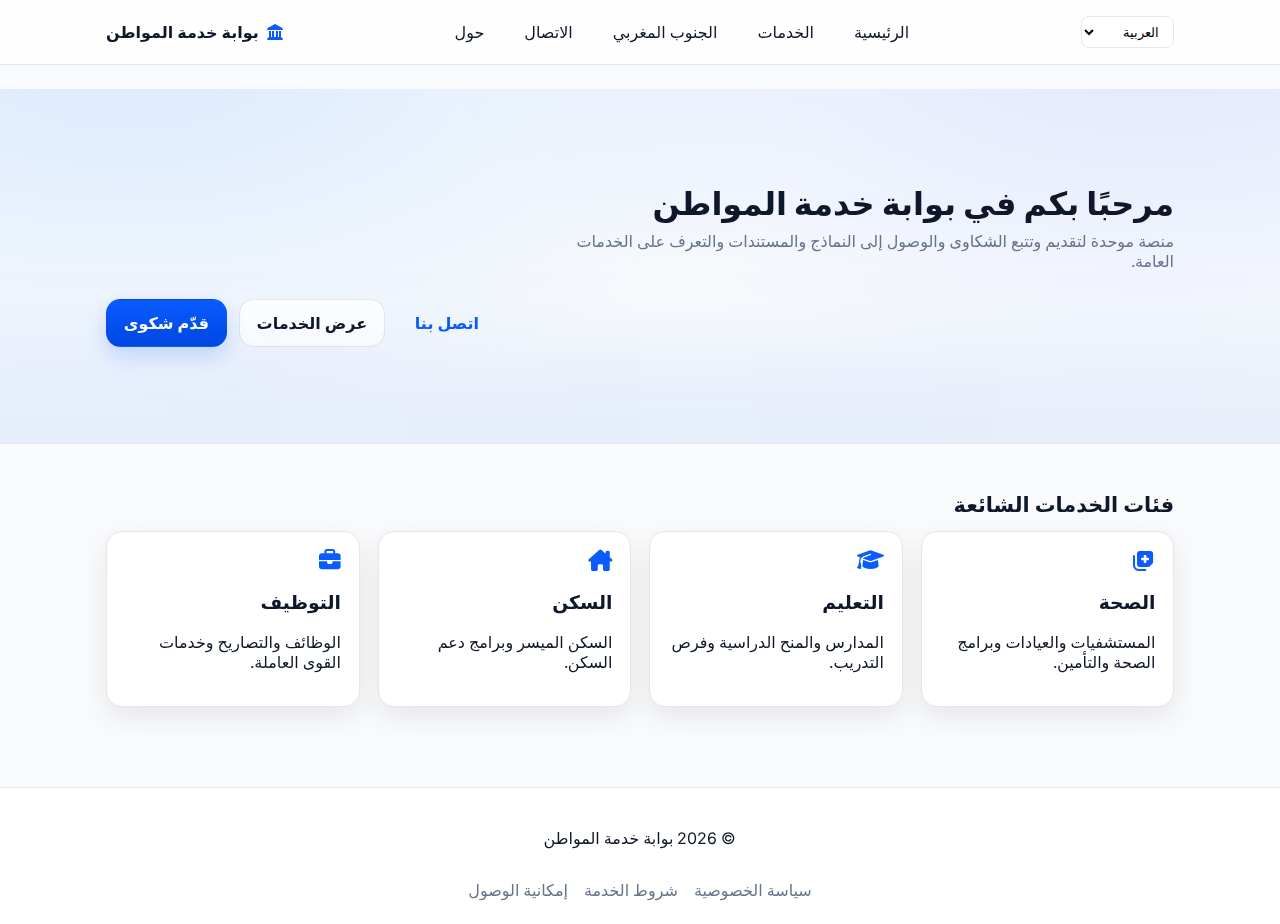
<file: index.html>
<!DOCTYPE html>
<html lang="en">
<head>
  <meta charset="UTF-8" />
  <meta name="viewport" content="width=device-width, initial-scale=1" />
  <title data-i18n="titles.home">Citizen Service Portal</title>
  <link rel="preconnect" href="https://fonts.googleapis.com">
  <link rel="preconnect" href="https://fonts.gstatic.com" crossorigin>
  <link href="https://fonts.googleapis.com/css2?family=Inter:wght@400;500;600;700&display=swap" rel="stylesheet">
  <link rel="stylesheet" href="https://cdnjs.cloudflare.com/ajax/libs/font-awesome/6.5.0/css/all.min.css" crossorigin="anonymous" referrerpolicy="no-referrer" />
  <link rel="stylesheet" href="./assets/css/styles.css" />
</head>
<body>
  <!-- Fixed Navigation Bar with Language Switcher -->
  <header class="navbar">
    <div class="container nav-inner">
      <a href="index.html" class="logo">
        <i class="fa-solid fa-landmark"></i>
        <span data-i18n="brand">Citizen Service Portal</span>
      </a>
      <nav class="nav-links" id="primary-nav">
        <a href="index.html" data-i18n="nav.home">Home</a>
        <a href="services.html" data-i18n="nav.services">Services</a>
        <a href="southern-morocco.html" data-i18n="nav.south">Southern Morocco</a>
        <a href="contact.html" data-i18n="nav.contact">Contact</a>
        <a href="about.html" data-i18n="nav.about">About</a>
      </nav>
      <div class="nav-actions">
        <button class="nav-toggle" aria-label="Menu" aria-controls="primary-nav" aria-expanded="false">
          <i class="fa-solid fa-bars"></i>
        </button>
        <label for="lang" class="sr-only" data-i18n="language.select_label">Select language</label>
        <select id="lang" class="lang-switcher" aria-label="Language selector">
          <option value="en">English</option>
          <option value="ar">العربية</option>
          <option value="fr">Français</option>
        </select>
      </div>
    </div>
  </header>

  <main class="main">
    <!-- Hero Section -->
    <section class="hero">
      <div class="container hero-inner">
        <h1 class="hero-title" data-i18n="home.hero_title">Welcome to the Citizen Service Portal</h1>
        <p class="hero-sub" data-i18n="home.hero_desc">A unified platform to file and track complaints, access documents and forms, and learn about public services.</p>
        <div class="hero-ctas">
          <a class="btn btn-primary" href="complaints.html" data-i18n="cta.submit_complaint">
            <i class="fa-solid fa-message"></i>
            Submit a Complaint
          </a>
          <a class="btn btn-outline" href="services.html" data-i18n="cta.view_services">
            <i class="fa-solid fa-grid-2"></i>
            View Services
          </a>
          <a class="btn btn-ghost" href="contact.html" data-i18n="cta.contact_us">
            <i class="fa-solid fa-headset"></i>
            Contact Us
          </a>
        </div>
      </div>
    </section>

    <!-- Quick Services Preview -->
    <section class="section">
      <div class="container">
        <h2 class="section-title" data-i18n="home.services_title">Popular Service Categories</h2>
        <div class="card-grid">
          <a class="card" href="services.html#health">
            <i class="fa-solid fa-notes-medical card-icon" aria-hidden="true"></i>
            <h3 data-i18n="services.categories.health">Health</h3>
            <p data-i18n="home.cards.health">Hospitals, clinics, insurance and health programs.</p>
          </a>
          <a class="card" href="services.html#education">
            <i class="fa-solid fa-graduation-cap card-icon" aria-hidden="true"></i>
            <h3 data-i18n="services.categories.education">Education</h3>
            <p data-i18n="home.cards.education">Schools, scholarships, and training opportunities.</p>
          </a>
          <a class="card" href="services.html#housing">
            <i class="fa-solid fa-house-chimney card-icon" aria-hidden="true"></i>
            <h3 data-i18n="services.categories.housing">Housing</h3>
            <p data-i18n="home.cards.housing">Affordable housing and housing support programs.</p>
          </a>
          <a class="card" href="services.html#employment">
            <i class="fa-solid fa-briefcase card-icon" aria-hidden="true"></i>
            <h3 data-i18n="services.categories.employment">Employment</h3>
            <p data-i18n="home.cards.employment">Job listings, permits, and workforce services.</p>
          </a>
        </div>
      </div>
    </section>
  </main>

  <footer class="footer">
    <div class="container footer-inner">
      <p>© <span id="year"></span> <span data-i18n="brand">Citizen Service Portal</span></p>
      <nav class="footer-links">
        <a href="privacy.html" data-i18n="footer.privacy">Privacy Policy</a>
        <a href="terms.html" data-i18n="footer.terms">Terms of Service</a>
        <a href="accessibility.html" data-i18n="footer.accessibility">Accessibility</a>
      </nav>
    </div>
  </footer>

  <script src="./assets/js/i18n.js"></script>
  <script src="./assets/js/main.js"></script>
</body>
</html>
</file>
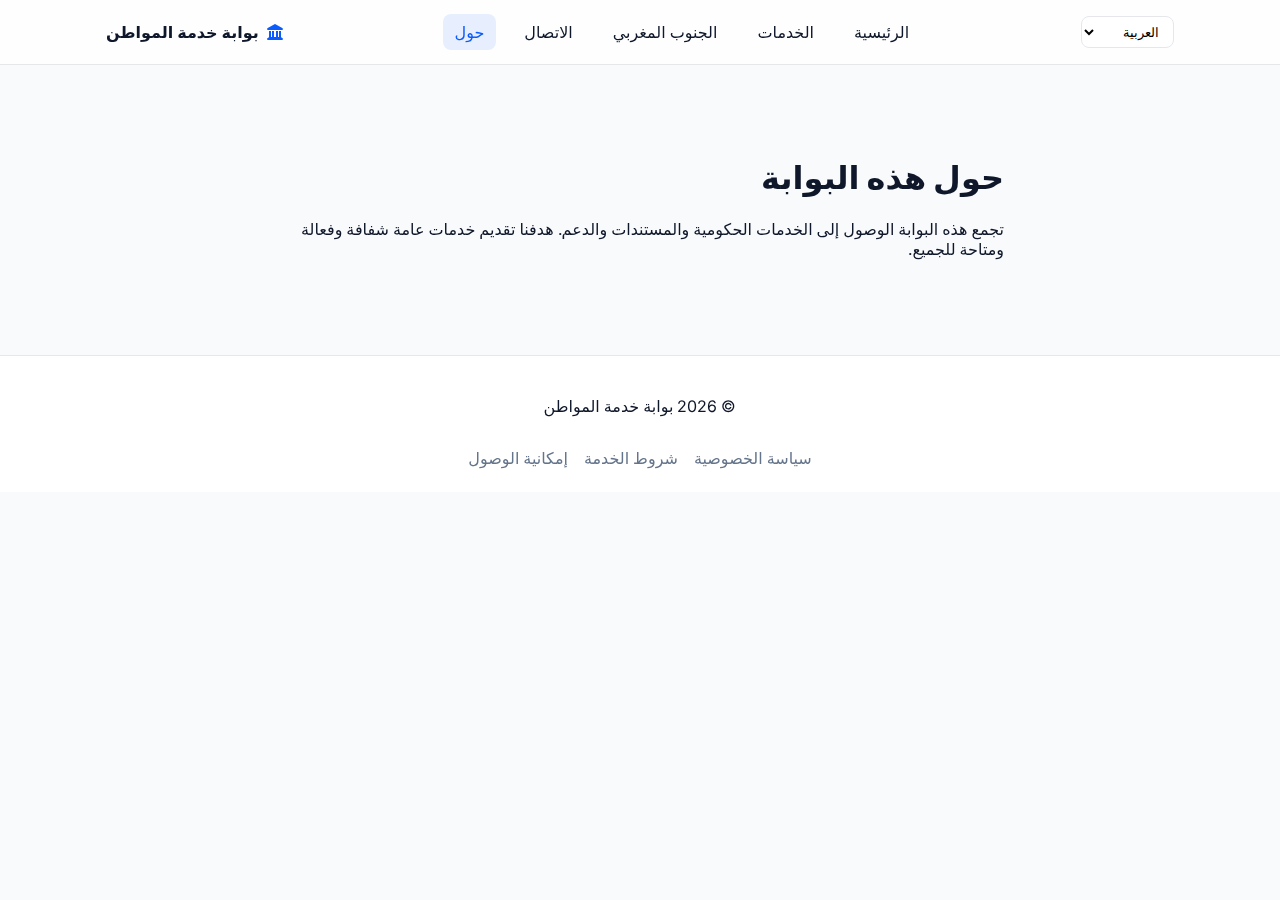
<file: about.html>
<!DOCTYPE html>
<html lang="en">
<head>
  <meta charset="UTF-8" />
  <meta name="viewport" content="width=device-width, initial-scale=1" />
  <title data-i18n="titles.about">About</title>
  <link rel="preconnect" href="https://fonts.googleapis.com">
  <link rel="preconnect" href="https://fonts.gstatic.com" crossorigin>
  <link href="https://fonts.googleapis.com/css2?family=Inter:wght@400;500;600;700&display=swap" rel="stylesheet">
  <link rel="stylesheet" href="https://cdnjs.cloudflare.com/ajax/libs/font-awesome/6.5.0/css/all.min.css" crossorigin="anonymous" referrerpolicy="no-referrer" />
  <link rel="stylesheet" href="./assets/css/styles.css" />
</head>
<body>
  <header class="navbar">
    <div class="container nav-inner">
      <a href="index.html" class="logo">
        <i class="fa-solid fa-landmark"></i>
        <span data-i18n="brand">Citizen Service Portal</span>
      </a>
      <nav class="nav-links" id="primary-nav">
        <a href="index.html" data-i18n="nav.home">Home</a>
        <a href="services.html" data-i18n="nav.services">Services</a>
        <a href="southern-morocco.html" data-i18n="nav.south">Southern Morocco</a>
        <a href="contact.html" data-i18n="nav.contact">Contact</a>
        <a class="active" href="about.html" data-i18n="nav.about">About</a>
      </nav>
      <div class="nav-actions">
        <button class="nav-toggle" aria-label="Menu" aria-controls="primary-nav" aria-expanded="false">
          <i class="fa-solid fa-bars"></i>
        </button>
        <label for="lang" class="sr-only" data-i18n="language.select_label">Select language</label>
        <select id="lang" class="lang-switcher" aria-label="Language selector">
          <option value="en">English</option>
          <option value="ar">العربية</option>
          <option value="fr">Français</option>
        </select>
      </div>
    </div>
  </header>

  <main class="main">
    <section class="section">
      <div class="container narrow">
        <h1 data-i18n="about.title">About this Portal</h1>
        <p data-i18n="about.content">This portal centralizes access to government services, documents, and support. Our mission is to provide transparent, efficient, and accessible public services for all citizens.</p>
      </div>
    </section>
  </main>

  <footer class="footer">
    <div class="container footer-inner">
      <p>© <span id="year"></span> <span data-i18n="brand">Citizen Service Portal</span></p>
      <nav class="footer-links">
        <a href="privacy.html" data-i18n="footer.privacy">Privacy Policy</a>
        <a href="terms.html" data-i18n="footer.terms">Terms of Service</a>
        <a href="accessibility.html" data-i18n="footer.accessibility">Accessibility</a>
      </nav>
    </div>
  </footer>

  <script src="./assets/js/i18n.js"></script>
  <script src="./assets/js/main.js"></script>
</body>
</html>
</file>
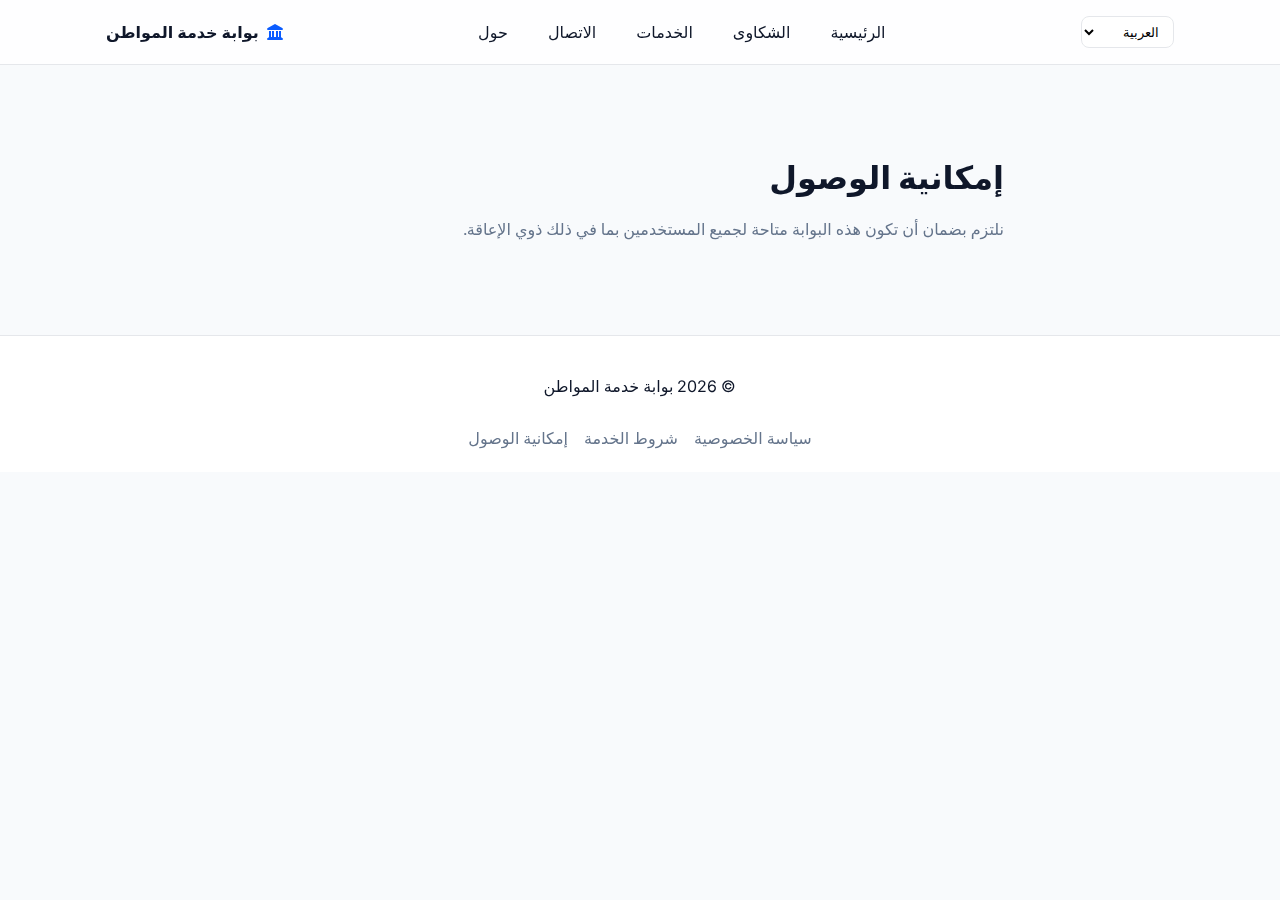
<file: accessibility.html>
<!DOCTYPE html>
<html lang="en">
<head>
  <meta charset="UTF-8" />
  <meta name="viewport" content="width=device-width, initial-scale=1" />
  <title data-i18n="titles.accessibility">Accessibility</title>
  <link rel="preconnect" href="https://fonts.googleapis.com">
  <link rel="preconnect" href="https://fonts.gstatic.com" crossorigin>
  <link href="https://fonts.googleapis.com/css2?family=Inter:wght@400;500;600;700&display=swap" rel="stylesheet">
  <link rel="stylesheet" href="https://cdnjs.cloudflare.com/ajax/libs/font-awesome/6.5.0/css/all.min.css" crossorigin="anonymous" referrerpolicy="no-referrer" />
  <link rel="stylesheet" href="./assets/css/styles.css" />
</head>
<body>
  <header class="navbar">
    <div class="container nav-inner">
      <a href="index.html" class="logo">
        <i class="fa-solid fa-landmark"></i>
        <span data-i18n="brand">Citizen Service Portal</span>
      </a>
      <nav class="nav-links">
        <a href="index.html" data-i18n="nav.home">Home</a>
        <a href="complaints.html" data-i18n="nav.complaints">Complaints</a>
        <a href="services.html" data-i18n="nav.services">Services</a>
        <a href="contact.html" data-i18n="nav.contact">Contact</a>
        <a href="about.html" data-i18n="nav.about">About</a>
      </nav>
      <div class="nav-actions">
        <label for="lang" class="sr-only" data-i18n="language.select_label">Select language</label>
        <select id="lang" class="lang-switcher" aria-label="Language selector">
          <option value="en">English</option>
          <option value="ar">العربية</option>
          <option value="fr">Français</option>
        </select>
      </div>
    </div>
  </header>

  <main class="main">
    <section class="section">
      <div class="container narrow">
        <h1 data-i18n="accessibility.title">Accessibility</h1>
        <p class="muted" data-i18n="accessibility.intro">We are committed to ensuring this portal is accessible to all users, including those with disabilities.</p>
      </div>
    </section>
  </main>

  <footer class="footer">
    <div class="container footer-inner">
      <p>© <span id="year"></span> <span data-i18n="brand">Citizen Service Portal</span></p>
      <nav class="footer-links">
        <a href="privacy.html" data-i18n="footer.privacy">Privacy Policy</a>
        <a href="terms.html" data-i18n="footer.terms">Terms of Service</a>
        <a href="accessibility.html" data-i18n="footer.accessibility">Accessibility</a>
      </nav>
    </div>
  </footer>

  <script src="./assets/js/i18n.js"></script>
  <script src="./assets/js/main.js"></script>
</body>
</html>
</file>
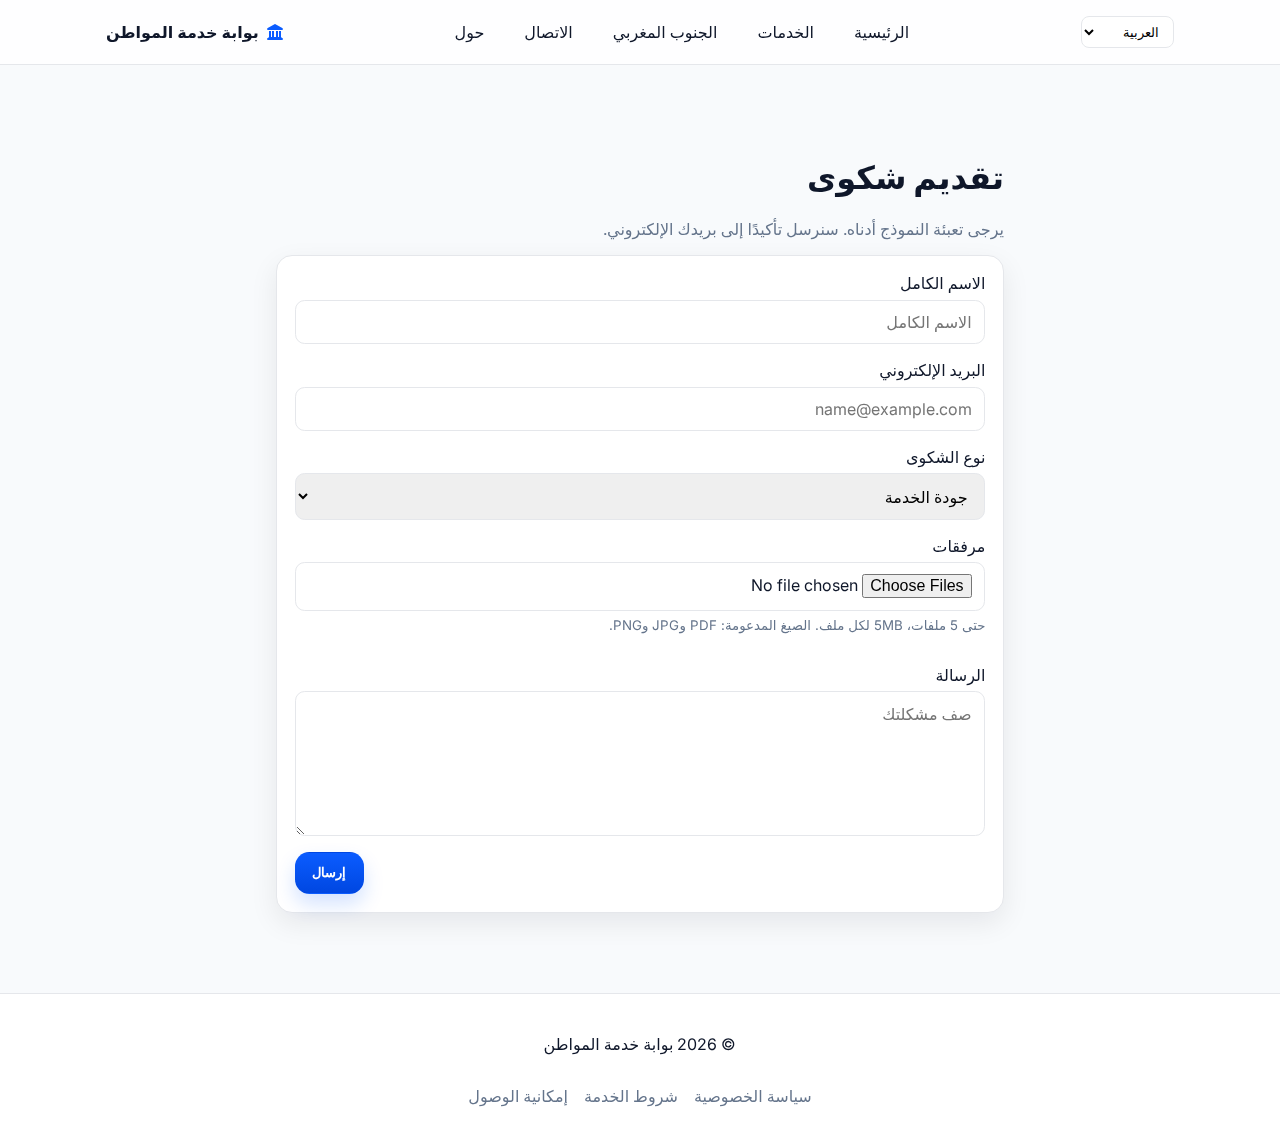
<file: complaints.html>
<!DOCTYPE html>
<html lang="en">
<head>
  <meta charset="UTF-8" />
  <meta name="viewport" content="width=device-width, initial-scale=1" />
  <title data-i18n="titles.complaints">Submit a Complaint</title>
  <link rel="preconnect" href="https://fonts.googleapis.com">
  <link rel="preconnect" href="https://fonts.gstatic.com" crossorigin>
  <link href="https://fonts.googleapis.com/css2?family=Inter:wght@400;500;600;700&display=swap" rel="stylesheet">
  <link rel="stylesheet" href="https://cdnjs.cloudflare.com/ajax/libs/font-awesome/6.5.0/css/all.min.css" crossorigin="anonymous" referrerpolicy="no-referrer" />
  <link rel="stylesheet" href="./assets/css/styles.css" />
</head>
<body>
  <header class="navbar">
    <div class="container nav-inner">
      <a href="index.html" class="logo">
        <i class="fa-solid fa-landmark"></i>
        <span data-i18n="brand">Citizen Service Portal</span>
      </a>
      <nav class="nav-links" id="primary-nav">
        <a href="index.html" data-i18n="nav.home">Home</a>
        <a href="services.html" data-i18n="nav.services">Services</a>
        <a href="southern-morocco.html" data-i18n="nav.south">Southern Morocco</a>
        <a href="contact.html" data-i18n="nav.contact">Contact</a>
        <a href="about.html" data-i18n="nav.about">About</a>
      </nav>
      <div class="nav-actions">
        <button class="nav-toggle" aria-label="Menu" aria-controls="primary-nav" aria-expanded="false">
          <i class="fa-solid fa-bars"></i>
        </button>
        <label for="lang" class="sr-only" data-i18n="language.select_label">Select language</label>
        <select id="lang" class="lang-switcher" aria-label="Language selector">
          <option value="en">English</option>
          <option value="ar">العربية</option>
          <option value="fr">Français</option>
        </select>
      </div>
    </div>
  </header>

  <main class="main">
    <section class="section">
      <div class="container narrow">
        <h1 data-i18n="complaints.title">Submit a Complaint</h1>
        <p class="muted" data-i18n="complaints.desc">Please fill out the form below. We will send a confirmation to your email.</p>

        <form id="complaint-form" class="form-card" novalidate>
          <div class="form-field">
            <label for="fullName" data-i18n="complaints.form.name">Full Name</label>
            <input id="fullName" name="fullName" type="text" required data-i18n-placeholder="complaints.form.name_ph" placeholder="Full Name" />
          </div>
          <div class="form-field">
            <label for="email" data-i18n="complaints.form.email">Email</label>
            <input id="email" name="email" type="email" required data-i18n-placeholder="complaints.form.email_ph" placeholder="name@example.com" />
          </div>
          <div class="form-field">
            <label for="type" data-i18n="complaints.form.type">Type of Complaint</label>
            <select id="type" name="type" required>
              <option value="service" data-i18n="complaints.types.service">Service Quality</option>
              <option value="delay" data-i18n="complaints.types.delay">Processing Delay</option>
              <option value="staff" data-i18n="complaints.types.staff">Staff Conduct</option>
              <option value="other" data-i18n="complaints.types.other">Other</option>
            </select>
          </div>
          <div class="form-field">
            <label for="complaintFiles" data-i18n="complaints.form.files">Attachments</label>
            <input id="complaintFiles" name="complaintFiles" type="file" accept="application/pdf,image/*" multiple />
            <small class="muted" data-i18n="complaints.form.hint">Up to 5 files, 5MB each. Supported: PDF, JPG, PNG.</small>
          </div>
          <div id="complaint-file-list" class="form-field" aria-live="polite"></div>
          <div class="form-field">
            <label for="message" data-i18n="complaints.form.message">Message</label>
            <textarea id="message" name="message" rows="6" required data-i18n-placeholder="complaints.form.message_ph" placeholder="Describe your issue"></textarea>
          </div>
          <div class="form-actions">
            <button class="btn btn-primary" type="submit" data-i18n="complaints.form.submit">Submit</button>
          </div>
          <p id="form-success" class="form-success" role="status" hidden data-i18n="complaints.form.success">Thank you. Your complaint has been submitted. We emailed you a confirmation.</p>
          <div id="complaint-status" class="status-card" hidden>
            <strong data-i18n="complaints.status.title">Status:</strong>
            <ul class="status-list">
              <li data-i18n="complaints.status.received">Received</li>
              <li data-i18n="complaints.status.review">Under Review</li>
              <li data-i18n="complaints.status.progress">In Progress</li>
              <li data-i18n="complaints.status.resolved">Resolved</li>
            </ul>
          </div>
        </form>
      </div>
    </section>
  </main>

  <footer class="footer">
    <div class="container footer-inner">
      <p>© <span id="year"></span> <span data-i18n="brand">Citizen Service Portal</span></p>
      <nav class="footer-links">
        <a href="privacy.html" data-i18n="footer.privacy">Privacy Policy</a>
        <a href="terms.html" data-i18n="footer.terms">Terms of Service</a>
        <a href="accessibility.html" data-i18n="footer.accessibility">Accessibility</a>
      </nav>
    </div>
  </footer>

  <script src="./assets/js/i18n.js"></script>
  <script src="./assets/js/main.js"></script>
</body>
</html>
</file>
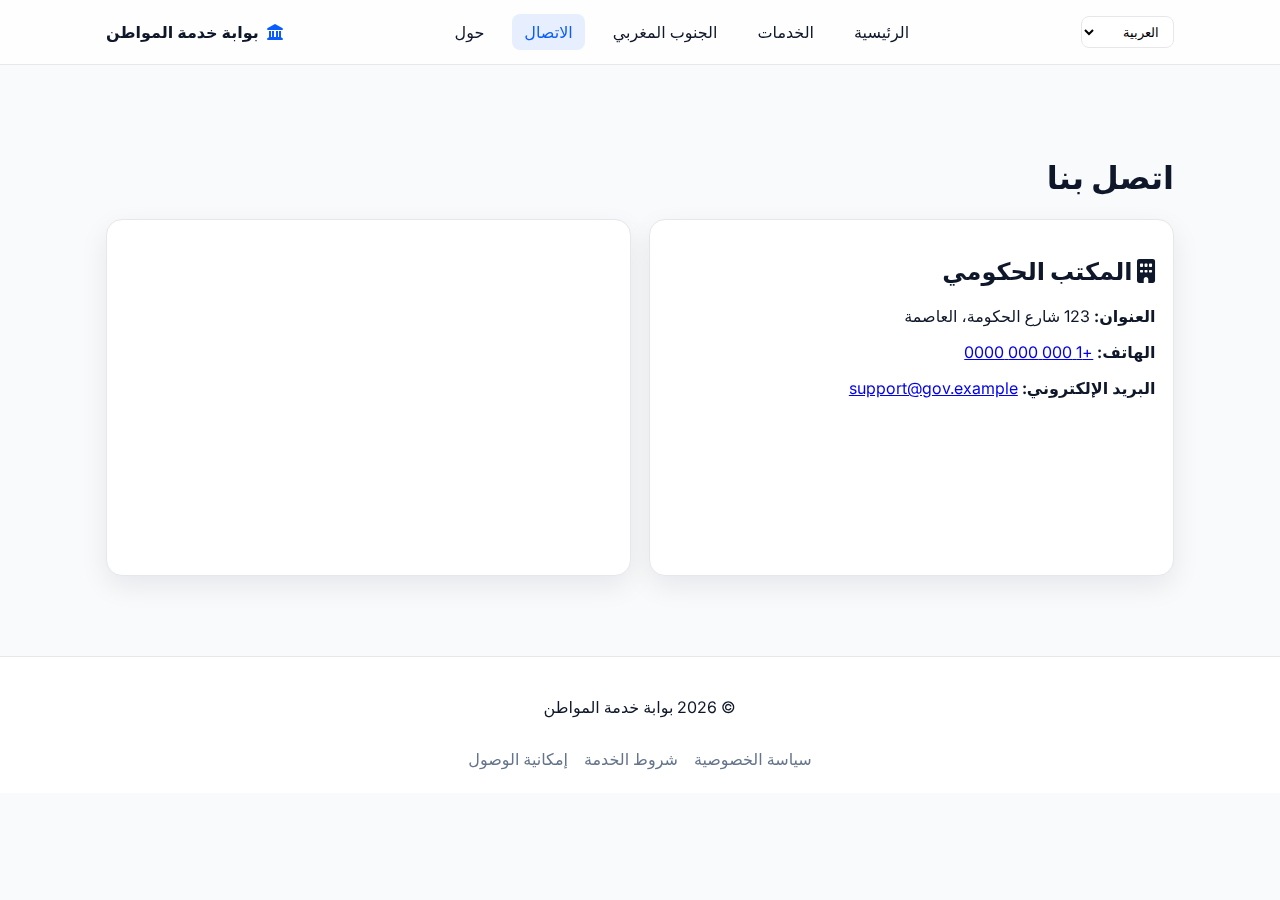
<file: contact.html>
<!DOCTYPE html>
<html lang="en">
<head>
  <meta charset="UTF-8" />
  <meta name="viewport" content="width=device-width, initial-scale=1" />
  <title data-i18n="titles.contact">Contact</title>
  <link rel="preconnect" href="https://fonts.googleapis.com">
  <link rel="preconnect" href="https://fonts.gstatic.com" crossorigin>
  <link href="https://fonts.googleapis.com/css2?family=Inter:wght@400;500;600;700&display=swap" rel="stylesheet">
  <link rel="stylesheet" href="https://cdnjs.cloudflare.com/ajax/libs/font-awesome/6.5.0/css/all.min.css" crossorigin="anonymous" referrerpolicy="no-referrer" />
  <link rel="stylesheet" href="./assets/css/styles.css" />
</head>
<body>
  <header class="navbar">
    <div class="container nav-inner">
      <a href="index.html" class="logo">
        <i class="fa-solid fa-landmark"></i>
        <span data-i18n="brand">Citizen Service Portal</span>
      </a>
      <nav class="nav-links" id="primary-nav">
        <a href="index.html" data-i18n="nav.home">Home</a>
        <a href="services.html" data-i18n="nav.services">Services</a>
        <a href="southern-morocco.html" data-i18n="nav.south">Southern Morocco</a>
        <a class="active" href="contact.html" data-i18n="nav.contact">Contact</a>
        <a href="about.html" data-i18n="nav.about">About</a>
      </nav>
      <div class="nav-actions">
        <button class="nav-toggle" aria-label="Menu" aria-controls="primary-nav" aria-expanded="false">
          <i class="fa-solid fa-bars"></i>
        </button>
        <label for="lang" class="sr-only" data-i18n="language.select_label">Select language</label>
        <select id="lang" class="lang-switcher" aria-label="Language selector">
          <option value="en">English</option>
          <option value="ar">العربية</option>
          <option value="fr">Français</option>
        </select>
      </div>
    </div>
  </header>

  <main class="main">
    <section class="section">
      <div class="container">
        <h1 data-i18n="contact.title">Contact Us</h1>
        <div class="contact-grid">
          <div class="contact-card">
            <h2><i class="fa-solid fa-building"></i> <span data-i18n="contact.office">Government Office</span></h2>
            <p><strong data-i18n="contact.address_label">Address:</strong> <span data-i18n="contact.address_value">123 Government Ave, Capital City</span></p>
            <p><strong data-i18n="contact.phone_label">Phone:</strong> <a href="tel:+10000000000">+1 000 000 0000</a></p>
            <p><strong data-i18n="contact.email_label">Email:</strong> <a href="mailto:support@gov.example">support@gov.example</a></p>
          </div>
          <div class="map-card">
            <div class="map-placeholder" aria-label="Map" role="img">
              <iframe title="Map" src="https://www.openstreetmap.org/export/embed.html?bbox=2.33%2C48.85%2C2.37%2C48.87&layer=mapnik" style="border:0;width:100%;height:100%"></iframe>
            </div>
          </div>
        </div>
      </div>
    </section>
  </main>

  <footer class="footer">
    <div class="container footer-inner">
      <p>© <span id="year"></span> <span data-i18n="brand">Citizen Service Portal</span></p>
      <nav class="footer-links">
        <a href="privacy.html" data-i18n="footer.privacy">Privacy Policy</a>
        <a href="terms.html" data-i18n="footer.terms">Terms of Service</a>
        <a href="accessibility.html" data-i18n="footer.accessibility">Accessibility</a>
      </nav>
    </div>
  </footer>

  <script src="./assets/js/i18n.js"></script>
  <script src="./assets/js/main.js"></script>
</body>
</html>
</file>
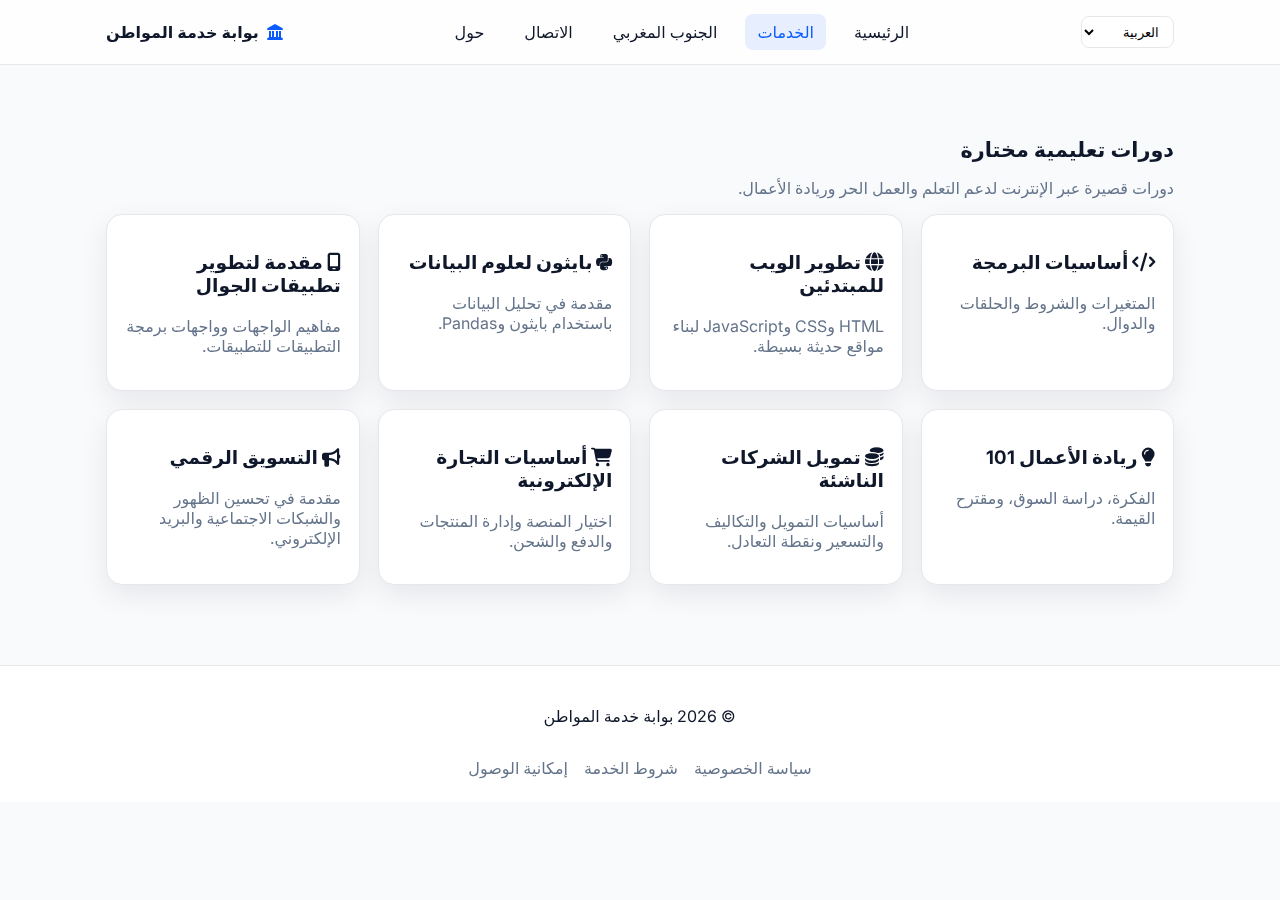
<file: education-courses.html>
<!DOCTYPE html>
<html lang="ar">
<head>
  <meta charset="UTF-8" />
  <meta name="viewport" content="width=device-width, initial-scale=1" />
  <title data-i18n="titles.courses">الدورات التعليمية</title>
  <link rel="preconnect" href="https://fonts.googleapis.com">
  <link rel="preconnect" href="https://fonts.gstatic.com" crossorigin>
  <link href="https://fonts.googleapis.com/css2?family=Inter:wght@400;500;600;700&display=swap" rel="stylesheet">
  <link rel="stylesheet" href="https://cdnjs.cloudflare.com/ajax/libs/font-awesome/6.5.0/css/all.min.css" crossorigin="anonymous" referrerpolicy="no-referrer" />
  <link rel="stylesheet" href="./assets/css/styles.css" />
</head>
<body>
  <header class="navbar">
    <div class="container nav-inner">
      <a href="index.html" class="logo">
        <i class="fa-solid fa-landmark"></i>
        <span data-i18n="brand">بوابة خدمة المواطن</span>
      </a>
      <nav class="nav-links" id="primary-nav">
        <a href="index.html" data-i18n="nav.home">الرئيسية</a>
        <a href="services.html" class="active" data-i18n="nav.services">الخدمات</a>
        <a href="southern-morocco.html" data-i18n="nav.south">الجنوب المغربي</a>
        <a href="contact.html" data-i18n="nav.contact">الاتصال</a>
        <a href="about.html" data-i18n="nav.about">حول</a>
      </nav>
      <div class="nav-actions">
        <button class="nav-toggle" aria-label="Menu" aria-controls="primary-nav" aria-expanded="false">
          <i class="fa-solid fa-bars"></i>
        </button>
        <label for="lang" class="sr-only" data-i18n="language.select_label">اختر اللغة</label>
        <select id="lang" class="lang-switcher" aria-label="Language selector">
          <option value="en">English</option>
          <option value="ar">العربية</option>
          <option value="fr">Français</option>
        </select>
      </div>
    </div>
  </header>

  <main class="main">
    <section class="section">
      <div class="container">
        <h1 class="section-title" data-i18n="edu.title">دورات تعليمية مختارة</h1>
        <p class="muted" data-i18n="edu.desc">دورات قصيرة عبر الإنترنت لدعم التعلم والعمل الحر وريادة الأعمال.</p>
        <div class="card-grid">
          <div class="card">
            <h3><i class="fa-solid fa-code"></i> <span data-i18n="edu.c1.title">أساسيات البرمجة</span></h3>
            <p class="muted" data-i18n="edu.c1.desc">مفاهيم المتغيرات، الشروط، الحلقات، والدوال.</p>
          </div>
          <div class="card">
            <h3><i class="fa-solid fa-globe"></i> <span data-i18n="edu.c2.title">تطوير الويب للمبتدئين</span></h3>
            <p class="muted" data-i18n="edu.c2.desc">HTML وCSS وJavaScript لبناء مواقع بسيطة وحديثة.</p>
          </div>
          <div class="card">
            <h3><i class="fa-brands fa-python"></i> <span data-i18n="edu.c3.title">بايثون لعلوم البيانات</span></h3>
            <p class="muted" data-i18n="edu.c3.desc">التحليل الأولي للبيانات باستخدام بايثون وPandas.</p>
          </div>
          <div class="card">
            <h3><i class="fa-solid fa-mobile-screen"></i> <span data-i18n="edu.c4.title">مقدمة لتطوير تطبيقات الجوال</span></h3>
            <p class="muted" data-i18n="edu.c4.desc">مفاهيم الواجهات وواجهات برمجة التطبيقات للتطبيقات.</p>
          </div>
          <div class="card">
            <h3><i class="fa-solid fa-lightbulb"></i> <span data-i18n="edu.c5.title">ريادة الأعمال 101</span></h3>
            <p class="muted" data-i18n="edu.c5.desc">صياغة الفكرة، دراسة السوق، ومقترح القيمة.</p>
          </div>
          <div class="card">
            <h3><i class="fa-solid fa-coins"></i> <span data-i18n="edu.c6.title">تمويل الشركات الناشئة</span></h3>
            <p class="muted" data-i18n="edu.c6.desc">أساسيات التمويل، التكاليف، التسعير، ونقطة التعادل.</p>
          </div>
          <div class="card">
            <h3><i class="fa-solid fa-cart-shopping"></i> <span data-i18n="edu.c7.title">أساسيات التجارة الإلكترونية</span></h3>
            <p class="muted" data-i18n="edu.c7.desc">اختيار المنصة، إدارة المنتجات، والدفع والشحن.</p>
          </div>
          <div class="card">
            <h3><i class="fa-solid fa-bullhorn"></i> <span data-i18n="edu.c8.title">التسويق الرقمي</span></h3>
            <p class="muted" data-i18n="edu.c8.desc">مقدمة في تحسين الظهور، الشبكات الاجتماعية، والبريد الإلكتروني.</p>
          </div>
        </div>
      </div>
    </section>
  </main>

  <footer class="footer">
    <div class="container footer-inner">
      <p>© <span id="year"></span> <span data-i18n="brand">بوابة خدمة المواطن</span></p>
      <nav class="footer-links">
        <a href="privacy.html" data-i18n="footer.privacy">سياسة الخصوصية</a>
        <a href="terms.html" data-i18n="footer.terms">شروط الخدمة</a>
        <a href="accessibility.html" data-i18n="footer.accessibility">إمكانية الوصول</a>
      </nav>
    </div>
  </footer>

  <script src="./assets/js/i18n.js"></script>
  <script src="./assets/js/main.js"></script>
</body>
</html>
</file>
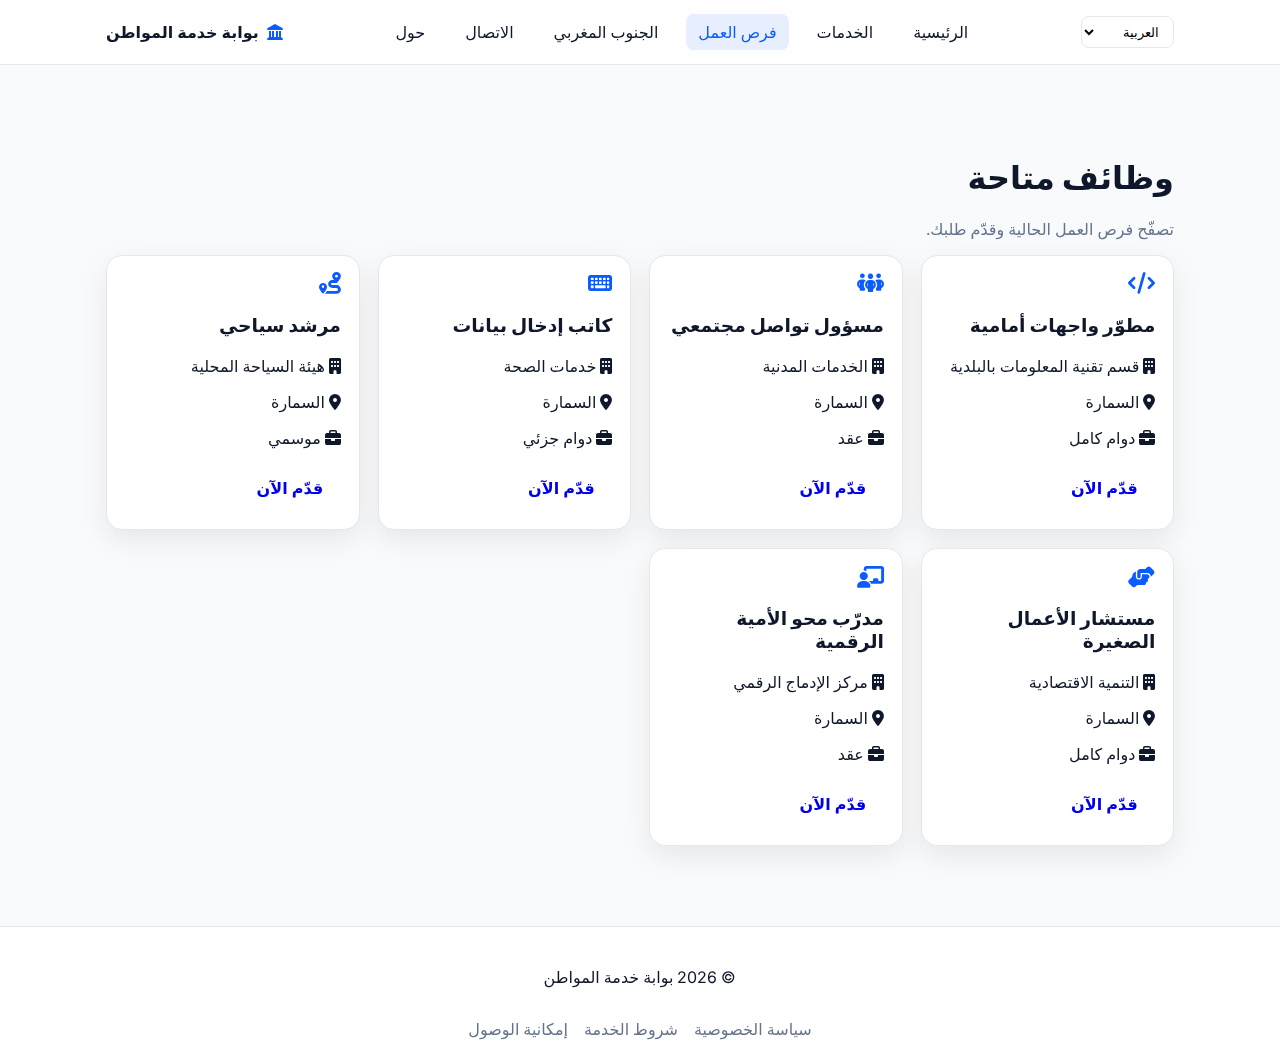
<file: employment-jobs.html>
<!DOCTYPE html>
<html lang="en">
<head>
  <meta charset="UTF-8" />
  <meta name="viewport" content="width=device-width, initial-scale=1" />
  <title data-i18n="titles.jobs">Job Opportunities</title>
  <link rel="preconnect" href="https://fonts.googleapis.com">
  <link rel="preconnect" href="https://fonts.gstatic.com" crossorigin>
  <link href="https://fonts.googleapis.com/css2?family=Inter:wght@400;500;600;700&display=swap" rel="stylesheet">
  <link rel="stylesheet" href="https://cdnjs.cloudflare.com/ajax/libs/font-awesome/6.5.0/css/all.min.css" crossorigin="anonymous" referrerpolicy="no-referrer" />
  <link rel="stylesheet" href="./assets/css/styles.css" />
</head>
<body>
  <header class="navbar">
    <div class="container nav-inner">
      <a href="index.html" class="logo">
        <i class="fa-solid fa-landmark"></i>
        <span data-i18n="brand">Citizen Service Portal</span>
      </a>
      <nav class="nav-links" id="primary-nav">
        <a href="index.html" data-i18n="nav.home">Home</a>
        <a href="services.html" data-i18n="nav.services">Services</a>
        <a class="active" href="employment-jobs.html" data-i18n="titles.jobs">Job Opportunities</a>
        <a href="southern-morocco.html" data-i18n="nav.south">Southern Morocco</a>
        <a href="contact.html" data-i18n="nav.contact">Contact</a>
        <a href="about.html" data-i18n="nav.about">About</a>
      </nav>
      <div class="nav-actions">
        <button class="nav-toggle" aria-label="Menu" aria-controls="primary-nav" aria-expanded="false">
          <i class="fa-solid fa-bars"></i>
        </button>
        <label for="lang" class="sr-only" data-i18n="language.select_label">Select language</label>
        <select id="lang" class="lang-switcher" aria-label="Language selector">
          <option value="en">English</option>
          <option value="ar">العربية</option>
          <option value="fr">Français</option>
        </select>
      </div>
    </div>
  </header>

  <main class="main">
    <section class="section">
      <div class="container">
        <h1 data-i18n="jobs.title">Open Positions</h1>
        <p class="muted" data-i18n="jobs.desc">Browse current job opportunities and apply.</p>

        <div class="card-grid">
          <div class="card">
            <i class="fa-solid fa-code card-icon" aria-hidden="true"></i>
            <h3 data-i18n="jobs.j1.title">Front-End Developer</h3>
            <p><i class="fa-solid fa-building"></i> <span data-i18n="jobs.j1.company">City IT Department</span></p>
            <p><i class="fa-solid fa-location-dot"></i> <span data-i18n="jobs.j1.location">Es Semara</span></p>
            <p><i class="fa-solid fa-briefcase"></i> <span data-i18n="jobs.j1.type">Full-time</span></p>
            <a class="btn" href="contact.html" data-i18n="jobs.cta.apply">Apply</a>
          </div>

          <div class="card">
            <i class="fa-solid fa-people-group card-icon" aria-hidden="true"></i>
            <h3 data-i18n="jobs.j2.title">Community Outreach Officer</h3>
            <p><i class="fa-solid fa-building"></i> <span data-i18n="jobs.j2.company">Civic Services</span></p>
            <p><i class="fa-solid fa-location-dot"></i> <span data-i18n="jobs.j2.location">Es Semara</span></p>
            <p><i class="fa-solid fa-briefcase"></i> <span data-i18n="jobs.j2.type">Contract</span></p>
            <a class="btn" href="contact.html" data-i18n="jobs.cta.apply">Apply</a>
          </div>

          <div class="card">
            <i class="fa-solid fa-keyboard card-icon" aria-hidden="true"></i>
            <h3 data-i18n="jobs.j3.title">Data Entry Clerk</h3>
            <p><i class="fa-solid fa-building"></i> <span data-i18n="jobs.j3.company">Health Services</span></p>
            <p><i class="fa-solid fa-location-dot"></i> <span data-i18n="jobs.j3.location">Es Semara</span></p>
            <p><i class="fa-solid fa-briefcase"></i> <span data-i18n="jobs.j3.type">Part-time</span></p>
            <a class="btn" href="contact.html" data-i18n="jobs.cta.apply">Apply</a>
          </div>

          <div class="card">
            <i class="fa-solid fa-route card-icon" aria-hidden="true"></i>
            <h3 data-i18n="jobs.j4.title">Tourism Guide</h3>
            <p><i class="fa-solid fa-building"></i> <span data-i18n="jobs.j4.company">Local Tourism Board</span></p>
            <p><i class="fa-solid fa-location-dot"></i> <span data-i18n="jobs.j4.location">Es Semara</span></p>
            <p><i class="fa-solid fa-briefcase"></i> <span data-i18n="jobs.j4.type">Seasonal</span></p>
            <a class="btn" href="contact.html" data-i18n="jobs.cta.apply">Apply</a>
          </div>

          <div class="card">
            <i class="fa-solid fa-handshake-angle card-icon" aria-hidden="true"></i>
            <h3 data-i18n="jobs.j5.title">Small Business Advisor</h3>
            <p><i class="fa-solid fa-building"></i> <span data-i18n="jobs.j5.company">Economic Development</span></p>
            <p><i class="fa-solid fa-location-dot"></i> <span data-i18n="jobs.j5.location">Es Semara</span></p>
            <p><i class="fa-solid fa-briefcase"></i> <span data-i18n="jobs.j5.type">Full-time</span></p>
            <a class="btn" href="contact.html" data-i18n="jobs.cta.apply">Apply</a>
          </div>

          <div class="card">
            <i class="fa-solid fa-chalkboard-user card-icon" aria-hidden="true"></i>
            <h3 data-i18n="jobs.j6.title">Digital Literacy Trainer</h3>
            <p><i class="fa-solid fa-building"></i> <span data-i18n="jobs.j6.company">Digital Inclusion Center</span></p>
            <p><i class="fa-solid fa-location-dot"></i> <span data-i18n="jobs.j6.location">Es Semara</span></p>
            <p><i class="fa-solid fa-briefcase"></i> <span data-i18n="jobs.j6.type">Contract</span></p>
            <a class="btn" href="contact.html" data-i18n="jobs.cta.apply">Apply</a>
          </div>
        </div>
      </div>
    </section>
  </main>

  <footer class="footer">
    <div class="container footer-inner">
      <p>© <span id="year"></span> <span data-i18n="brand">Citizen Service Portal</span></p>
      <nav class="footer-links">
        <a href="privacy.html" data-i18n="footer.privacy">Privacy Policy</a>
        <a href="terms.html" data-i18n="footer.terms">Terms of Service</a>
        <a href="accessibility.html" data-i18n="footer.accessibility">Accessibility</a>
      </nav>
    </div>
  </footer>

  <script src="./assets/js/i18n.js"></script>
  <script src="./assets/js/main.js"></script>
</body>
</html>
</file>
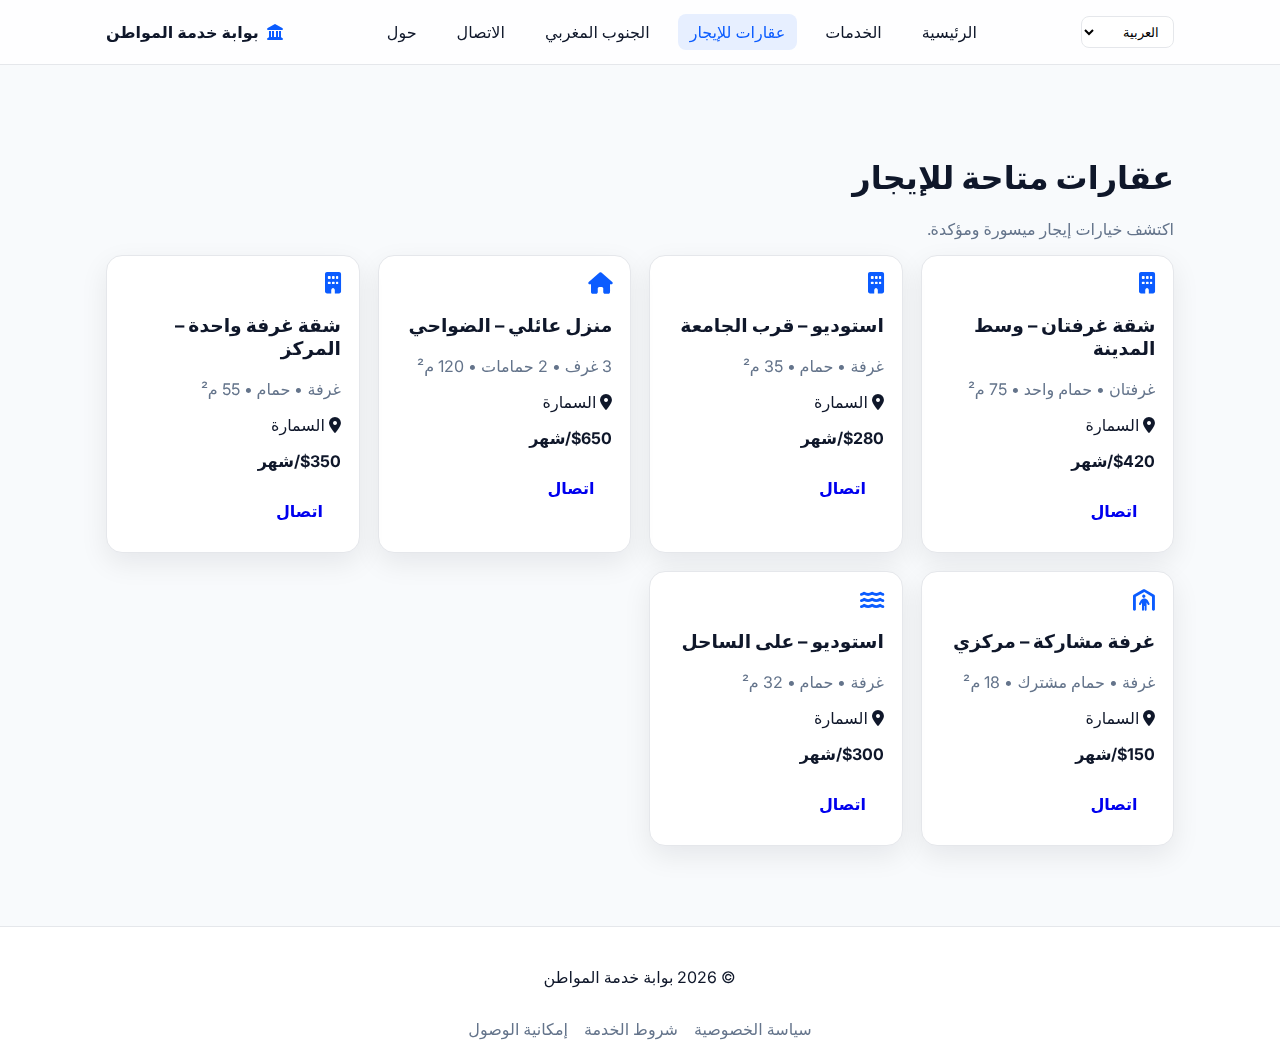
<file: housing-listings.html>
<!DOCTYPE html>
<html lang="en">
<head>
  <meta charset="UTF-8" />
  <meta name="viewport" content="width=device-width, initial-scale=1" />
  <title data-i18n="titles.housing">Housing Listings</title>
  <link rel="preconnect" href="https://fonts.googleapis.com">
  <link rel="preconnect" href="https://fonts.gstatic.com" crossorigin>
  <link href="https://fonts.googleapis.com/css2?family=Inter:wght@400;500;600;700&display=swap" rel="stylesheet">
  <link rel="stylesheet" href="https://cdnjs.cloudflare.com/ajax/libs/font-awesome/6.5.0/css/all.min.css" crossorigin="anonymous" referrerpolicy="no-referrer" />
  <link rel="stylesheet" href="./assets/css/styles.css" />
</head>
<body>
  <header class="navbar">
    <div class="container nav-inner">
      <a href="index.html" class="logo">
        <i class="fa-solid fa-landmark"></i>
        <span data-i18n="brand">Citizen Service Portal</span>
      </a>
      <nav class="nav-links" id="primary-nav">
        <a href="index.html" data-i18n="nav.home">Home</a>
        <a href="services.html" data-i18n="nav.services">Services</a>
        <a class="active" href="housing-listings.html" data-i18n="titles.housing">Housing Listings</a>
        <a href="southern-morocco.html" data-i18n="nav.south">Southern Morocco</a>
        <a href="contact.html" data-i18n="nav.contact">Contact</a>
        <a href="about.html" data-i18n="nav.about">About</a>
      </nav>
      <div class="nav-actions">
        <button class="nav-toggle" aria-label="Menu" aria-controls="primary-nav" aria-expanded="false">
          <i class="fa-solid fa-bars"></i>
        </button>
        <label for="lang" class="sr-only" data-i18n="language.select_label">Select language</label>
        <select id="lang" class="lang-switcher" aria-label="Language selector">
          <option value="en">English</option>
          <option value="ar">العربية</option>
          <option value="fr">Français</option>
        </select>
      </div>
    </div>
  </header>

  <main class="main">
    <section class="section">
      <div class="container">
        <h1 data-i18n="housing.title">Available Rentals</h1>
        <p class="muted" data-i18n="housing.desc">Explore affordable and verified rental options.</p>

        <div class="card-grid">
          <div class="card">
            <i class="fa-solid fa-building card-icon" aria-hidden="true"></i>
            <h3 data-i18n="housing.l1.title">2 BR Apartment – City Center</h3>
            <p class="muted" data-i18n="housing.l1.details">2 beds • 1 bath • 75 m²</p>
            <p><i class="fa-solid fa-location-dot"></i> <span data-i18n="housing.l1.location">Laâyoune</span></p>
            <p><strong data-i18n="housing.l1.price">$420/mo</strong></p>
            <a class="btn" href="contact.html" data-i18n="housing.cta.contact">Contact</a>
          </div>

          <div class="card">
            <i class="fa-solid fa-building card-icon" aria-hidden="true"></i>
            <h3 data-i18n="housing.l2.title">Studio – Near University</h3>
            <p class="muted" data-i18n="housing.l2.details">1 bed • 1 bath • 35 m²</p>
            <p><i class="fa-solid fa-location-dot"></i> <span data-i18n="housing.l2.location">Dakhla</span></p>
            <p><strong data-i18n="housing.l2.price">$280/mo</strong></p>
            <a class="btn" href="contact.html" data-i18n="housing.cta.contact">Contact</a>
          </div>

          <div class="card">
            <i class="fa-solid fa-house card-icon" aria-hidden="true"></i>
            <h3 data-i18n="housing.l3.title">Family House – Suburbs</h3>
            <p class="muted" data-i18n="housing.l3.details">3 beds • 2 baths • 120 m²</p>
            <p><i class="fa-solid fa-location-dot"></i> <span data-i18n="housing.l3.location">Guelmim</span></p>
            <p><strong data-i18n="housing.l3.price">$650/mo</strong></p>
            <a class="btn" href="contact.html" data-i18n="housing.cta.contact">Contact</a>
          </div>

          <div class="card">
            <i class="fa-solid fa-building card-icon" aria-hidden="true"></i>
            <h3 data-i18n="housing.l4.title">1 BR Apartment – Downtown</h3>
            <p class="muted" data-i18n="housing.l4.details">1 bed • 1 bath • 55 m²</p>
            <p><i class="fa-solid fa-location-dot"></i> <span data-i18n="housing.l4.location">Tan-Tan</span></p>
            <p><strong data-i18n="housing.l4.price">$350/mo</strong></p>
            <a class="btn" href="contact.html" data-i18n="housing.cta.contact">Contact</a>
          </div>

          <div class="card">
            <i class="fa-solid fa-person-shelter card-icon" aria-hidden="true"></i>
            <h3 data-i18n="housing.l5.title">Shared Room – Central</h3>
            <p class="muted" data-i18n="housing.l5.details">Room • Shared bath • 18 m²</p>
            <p><i class="fa-solid fa-location-dot"></i> <span data-i18n="housing.l5.location">Smara</span></p>
            <p><strong data-i18n="housing.l5.price">$150/mo</strong></p>
            <a class="btn" href="contact.html" data-i18n="housing.cta.contact">Contact</a>
          </div>

          <div class="card">
            <i class="fa-solid fa-water card-icon" aria-hidden="true"></i>
            <h3 data-i18n="housing.l6.title">Studio – Seaside</h3>
            <p class="muted" data-i18n="housing.l6.details">1 bed • 1 bath • 32 m²</p>
            <p><i class="fa-solid fa-location-dot"></i> <span data-i18n="housing.l6.location">Tarfaya</span></p>
            <p><strong data-i18n="housing.l6.price">$300/mo</strong></p>
            <a class="btn" href="contact.html" data-i18n="housing.cta.contact">Contact</a>
          </div>
        </div>
      </div>
    </section>
  </main>

  <footer class="footer">
    <div class="container footer-inner">
      <p>© <span id="year"></span> <span data-i18n="brand">Citizen Service Portal</span></p>
      <nav class="footer-links">
        <a href="privacy.html" data-i18n="footer.privacy">Privacy Policy</a>
        <a href="terms.html" data-i18n="footer.terms">Terms of Service</a>
        <a href="accessibility.html" data-i18n="footer.accessibility">Accessibility</a>
      </nav>
    </div>
  </footer>

  <script src="./assets/js/i18n.js"></script>
  <script src="./assets/js/main.js"></script>
</body>
</html>
</file>
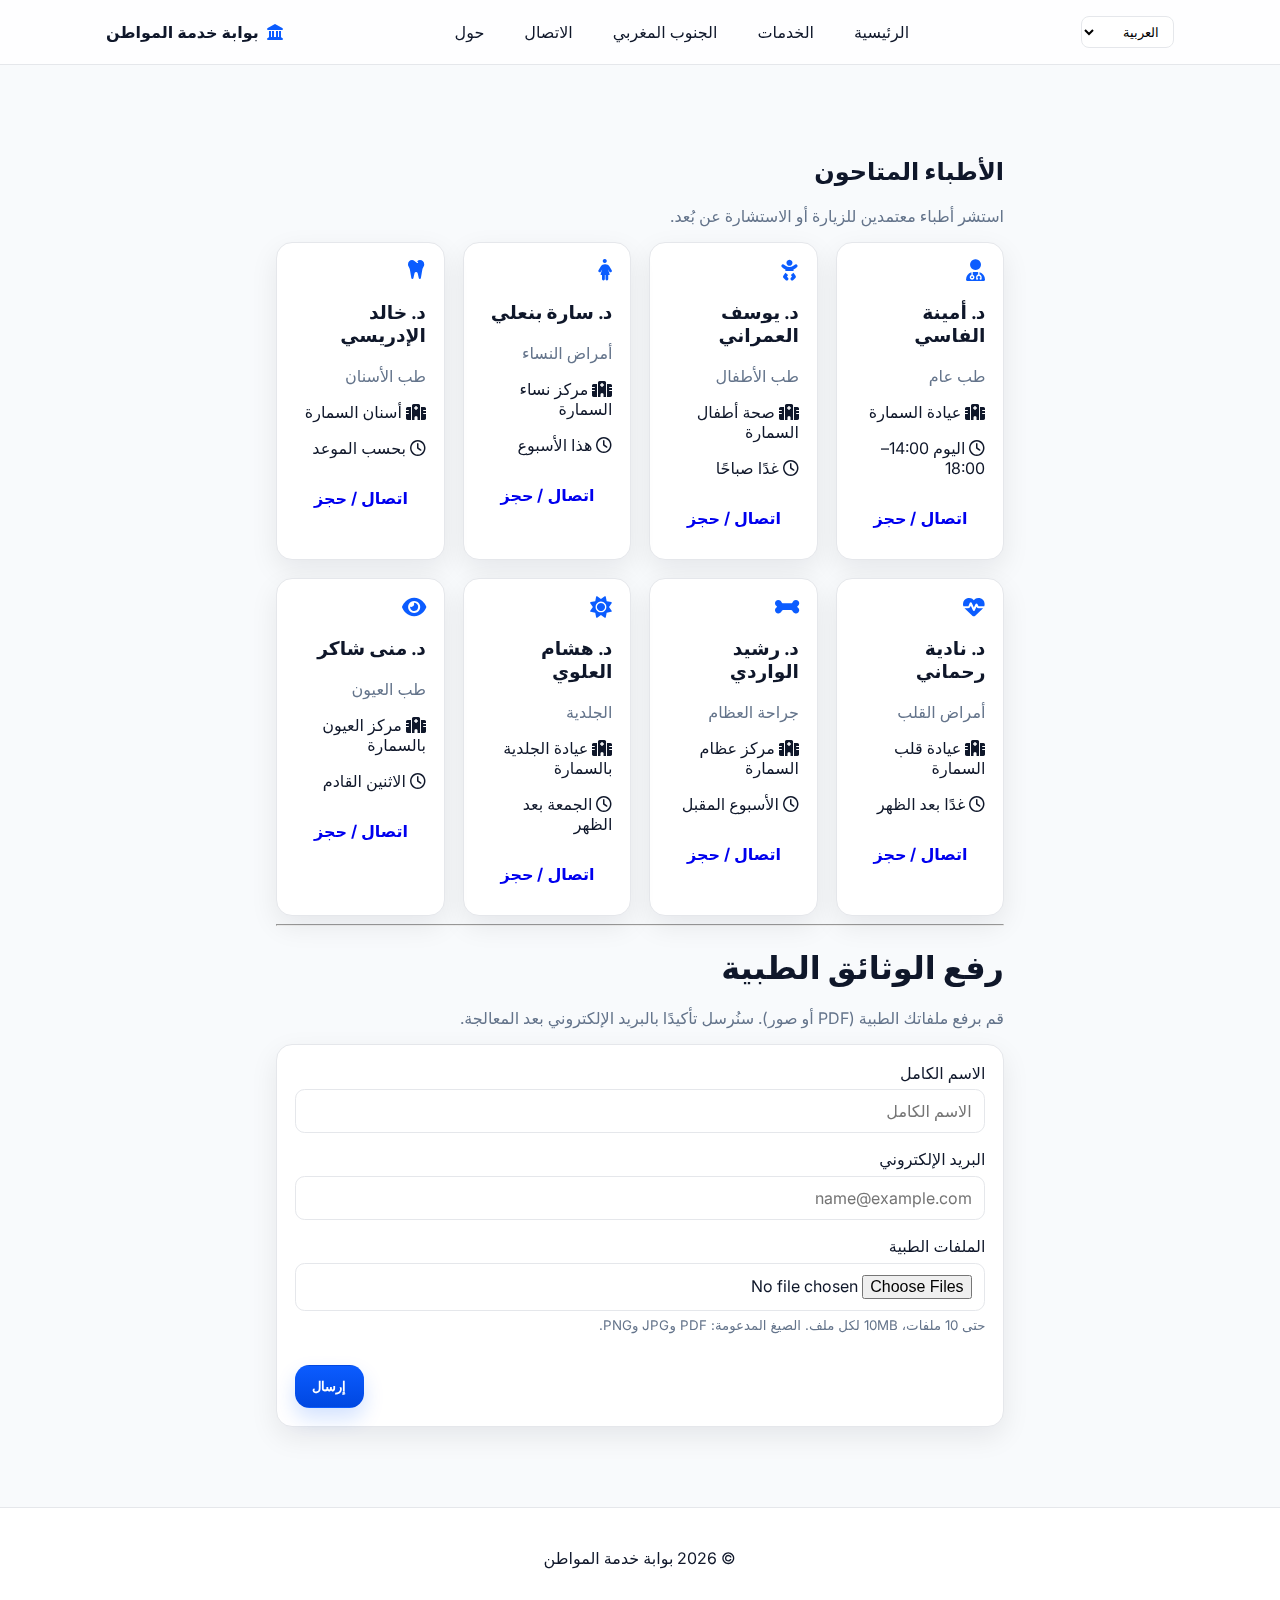
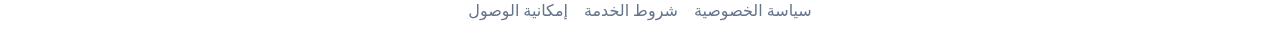
<file: medical-docs.html>
<!DOCTYPE html>
<html lang="ar">
<head>
  <meta charset="UTF-8" />
  <meta name="viewport" content="width=device-width, initial-scale=1" />
  <title data-i18n="titles.medical">رفع الوثائق الطبية</title>
  <link rel="preconnect" href="https://fonts.googleapis.com">
  <link rel="preconnect" href="https://fonts.gstatic.com" crossorigin>
  <link href="https://fonts.googleapis.com/css2?family=Inter:wght@400;500;600;700&display=swap" rel="stylesheet">
  <link rel="stylesheet" href="https://cdnjs.cloudflare.com/ajax/libs/font-awesome/6.5.0/css/all.min.css" crossorigin="anonymous" referrerpolicy="no-referrer" />
  <link rel="stylesheet" href="./assets/css/styles.css" />
</head>
<body>
  <header class="navbar">
    <div class="container nav-inner">
      <a href="index.html" class="logo">
        <i class="fa-solid fa-landmark"></i>
        <span data-i18n="brand">بوابة خدمة المواطن</span>
      </a>
      <nav class="nav-links" id="primary-nav">
        <a href="index.html" data-i18n="nav.home">الرئيسية</a>
        <a href="services.html" data-i18n="nav.services">الخدمات</a>
        <a href="southern-morocco.html" data-i18n="nav.south">الجنوب المغربي</a>
        <a href="contact.html" data-i18n="nav.contact">الاتصال</a>
        <a href="about.html" data-i18n="nav.about">حول</a>
      </nav>
      <div class="nav-actions">
        <button class="nav-toggle" aria-label="Menu" aria-controls="primary-nav" aria-expanded="false">
          <i class="fa-solid fa-bars"></i>
        </button>
        <label for="lang" class="sr-only" data-i18n="language.select_label">اختر اللغة</label>
        <select id="lang" class="lang-switcher" aria-label="Language selector">
          <option value="en">English</option>
          <option value="ar">العربية</option>
          <option value="fr">Français</option>
        </select>
      </div>
    </div>
  </header>

  <main class="main">
    <section class="section">
      <div class="container narrow">
        <h2 data-i18n="doctors.title">الأطباء المتاحون</h2>
        <p class="muted" data-i18n="doctors.desc">استشر أطباء معتمدين للزيارة أو الاستشارة عن بُعد.</p>
        <div class="card-grid">
          <div class="card">
            <i class="fa-solid fa-user-doctor card-icon" aria-hidden="true"></i>
            <h3 data-i18n="doctors.d1.name">د. أمينة الفاسي</h3>
            <p class="muted" data-i18n="doctors.d1.spec">طب عام</p>
            <p><i class="fa-solid fa-hospital"></i> <span data-i18n="doctors.d1.clinic">عيادة السمارة</span></p>
            <p><i class="fa-regular fa-clock"></i> <span data-i18n="doctors.d1.avail">اليوم 14:00–18:00</span></p>
            <a class="btn" href="contact.html" data-i18n="doctors.cta.book">اتصال / حجز</a>
          </div>
          <div class="card">
            <i class="fa-solid fa-baby card-icon" aria-hidden="true"></i>
            <h3 data-i18n="doctors.d2.name">د. يوسف العمراني</h3>
            <p class="muted" data-i18n="doctors.d2.spec">طب الأطفال</p>
            <p><i class="fa-solid fa-hospital"></i> <span data-i18n="doctors.d2.clinic">صحة أطفال السمارة</span></p>
            <p><i class="fa-regular fa-clock"></i> <span data-i18n="doctors.d2.avail">غدًا صباحًا</span></p>
            <a class="btn" href="contact.html" data-i18n="doctors.cta.book">اتصال / حجز</a>
          </div>
          <div class="card">
            <i class="fa-solid fa-person-dress card-icon" aria-hidden="true"></i>
            <h3 data-i18n="doctors.d3.name">د. سارة بنعلي</h3>
            <p class="muted" data-i18n="doctors.d3.spec">أمراض النساء</p>
            <p><i class="fa-solid fa-hospital"></i> <span data-i18n="doctors.d3.clinic">مركز نساء السمارة</span></p>
            <p><i class="fa-regular fa-clock"></i> <span data-i18n="doctors.d3.avail">هذا الأسبوع</span></p>
            <a class="btn" href="contact.html" data-i18n="doctors.cta.book">اتصال / حجز</a>
          </div>
          <div class="card">
            <i class="fa-solid fa-tooth card-icon" aria-hidden="true"></i>
            <h3 data-i18n="doctors.d4.name">د. خالد الإدريسي</h3>
            <p class="muted" data-i18n="doctors.d4.spec">طب الأسنان</p>
            <p><i class="fa-solid fa-hospital"></i> <span data-i18n="doctors.d4.clinic">أسنان السمارة</span></p>
            <p><i class="fa-regular fa-clock"></i> <span data-i18n="doctors.d4.avail">بحسب الموعد</span></p>
            <a class="btn" href="contact.html" data-i18n="doctors.cta.book">اتصال / حجز</a>
          </div>
          <div class="card">
            <i class="fa-solid fa-heart-pulse card-icon" aria-hidden="true"></i>
            <h3 data-i18n="doctors.d5.name">د. نادية رحماني</h3>
            <p class="muted" data-i18n="doctors.d5.spec">أمراض القلب</p>
            <p><i class="fa-solid fa-hospital"></i> <span data-i18n="doctors.d5.clinic">عيادة قلب السمارة</span></p>
            <p><i class="fa-regular fa-clock"></i> <span data-i18n="doctors.d5.avail">غدًا بعد الظهر</span></p>
            <a class="btn" href="contact.html" data-i18n="doctors.cta.book">اتصال / حجز</a>
          </div>
          <div class="card">
            <i class="fa-solid fa-bone card-icon" aria-hidden="true"></i>
            <h3 data-i18n="doctors.d6.name">د. رشيد الواردي</h3>
            <p class="muted" data-i18n="doctors.d6.spec">جراحة العظام</p>
            <p><i class="fa-solid fa-hospital"></i> <span data-i18n="doctors.d6.clinic">مركز عظام السمارة</span></p>
            <p><i class="fa-regular fa-clock"></i> <span data-i18n="doctors.d6.avail">الأسبوع المقبل</span></p>
            <a class="btn" href="contact.html" data-i18n="doctors.cta.book">اتصال / حجز</a>
          </div>
          <div class="card">
            <i class="fa-solid fa-sun card-icon" aria-hidden="true"></i>
            <h3 data-i18n="doctors.d7.name">د. هشام العلوي</h3>
            <p class="muted" data-i18n="doctors.d7.spec">الجلدية</p>
            <p><i class="fa-solid fa-hospital"></i> <span data-i18n="doctors.d7.clinic">عيادة الجلدية بالسمارة</span></p>
            <p><i class="fa-regular fa-clock"></i> <span data-i18n="doctors.d7.avail">الجمعة بعد الظهر</span></p>
            <a class="btn" href="contact.html" data-i18n="doctors.cta.book">اتصال / حجز</a>
          </div>
          <div class="card">
            <i class="fa-solid fa-eye card-icon" aria-hidden="true"></i>
            <h3 data-i18n="doctors.d8.name">د. منى شاكر</h3>
            <p class="muted" data-i18n="doctors.d8.spec">طب العيون</p>
            <p><i class="fa-solid fa-hospital"></i> <span data-i18n="doctors.d8.clinic">مركز العيون بالسمارة</span></p>
            <p><i class="fa-regular fa-clock"></i> <span data-i18n="doctors.d8.avail">الاثنين القادم</span></p>
            <a class="btn" href="contact.html" data-i18n="doctors.cta.book">اتصال / حجز</a>
          </div>
        </div>
        <hr class="divider" />
        <h1 data-i18n="medical.title">رفع الوثائق الطبية</h1>
        <p class="muted" data-i18n="medical.desc">قم برفع ملفاتك الطبية (PDF أو صور). سنُرسل تأكيدًا بالبريد الإلكتروني بعد المعالجة.</p>

        <form id="medical-form" class="form-card" novalidate>
          <div class="form-field">
            <label for="fullName" data-i18n="medical.form.name">الاسم الكامل</label>
            <input id="fullName" name="fullName" type="text" required data-i18n-placeholder="medical.form.name_ph" placeholder="الاسم الكامل" />
          </div>
          <div class="form-field">
            <label for="email" data-i18n="medical.form.email">البريد الإلكتروني</label>
            <input id="email" name="email" type="email" required data-i18n-placeholder="medical.form.email_ph" placeholder="name@example.com" />
          </div>
          <div class="form-field">
            <label for="files" data-i18n="medical.form.files">الملفات الطبية</label>
            <input id="files" name="files" type="file" accept="application/pdf,image/*" multiple required />
            <small class="muted" data-i18n="medical.form.hint">الحد الأقصى 10 ملفات، 10MB لكل ملف. الصيغ المدعومة: PDF وJPG وPNG.</small>
          </div>
          <div id="file-list" class="form-field" aria-live="polite"></div>
          <div class="form-actions">
            <button class="btn btn-primary" type="submit" data-i18n="medical.form.submit">إرسال</button>
          </div>
          <p id="medical-success" class="form-success" role="status" hidden data-i18n="medical.form.success">تم الاستلام. سنرسل إليك تأكيدًا بعد مراجعة الوثائق.</p>
        </form>
      </div>
    </section>
  </main>

  <footer class="footer">
    <div class="container footer-inner">
      <p>© <span id="year"></span> <span data-i18n="brand">بوابة خدمة المواطن</span></p>
      <nav class="footer-links">
        <a href="privacy.html" data-i18n="footer.privacy">سياسة الخصوصية</a>
        <a href="terms.html" data-i18n="footer.terms">شروط الخدمة</a>
        <a href="accessibility.html" data-i18n="footer.accessibility">إمكانية الوصول</a>
      </nav>
    </div>
  </footer>

  <script src="./assets/js/i18n.js"></script>
  <script src="./assets/js/main.js"></script>
</body>
</html>
</file>
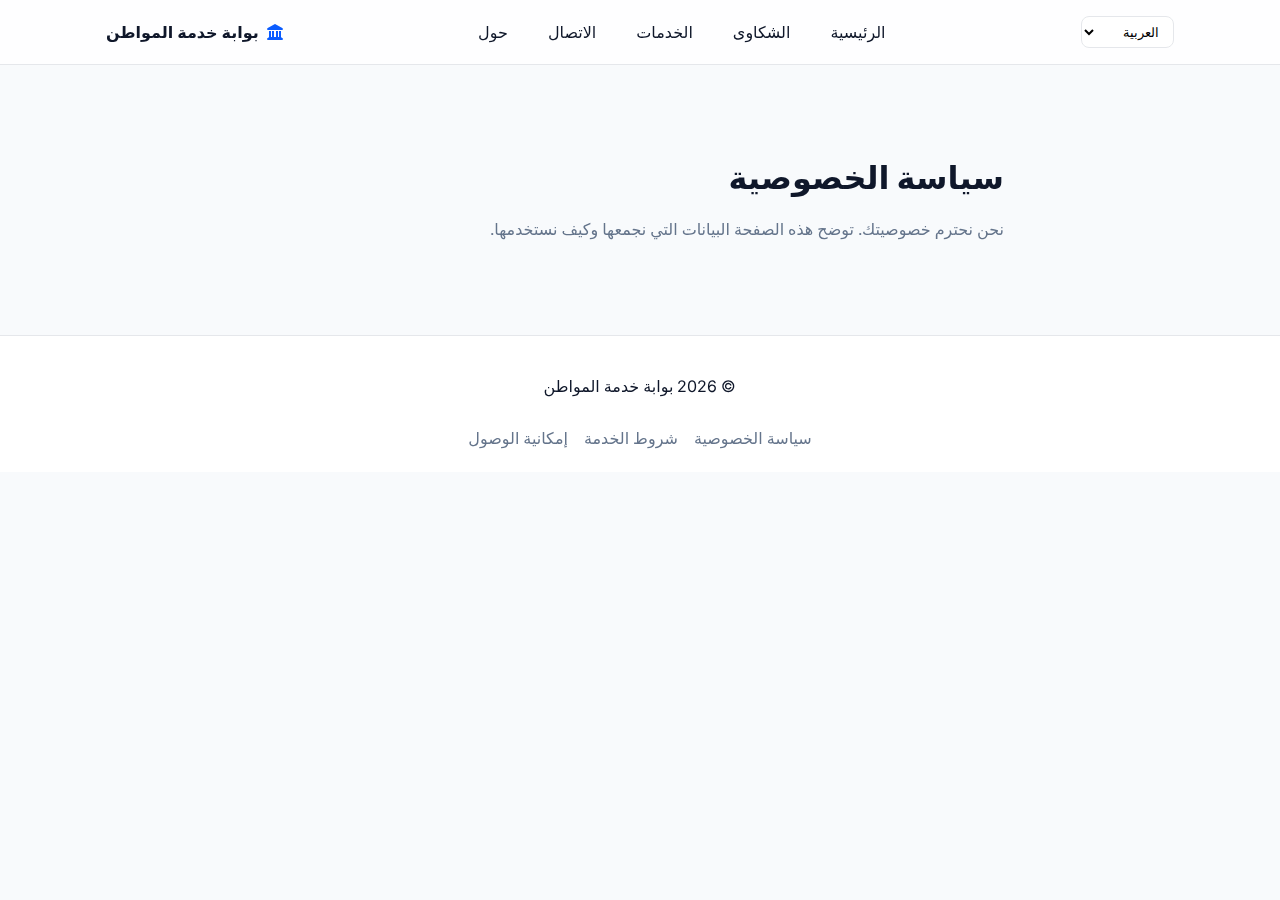
<file: privacy.html>
<!DOCTYPE html>
<html lang="en">
<head>
  <meta charset="UTF-8" />
  <meta name="viewport" content="width=device-width, initial-scale=1" />
  <title data-i18n="titles.privacy">Privacy Policy</title>
  <link rel="preconnect" href="https://fonts.googleapis.com">
  <link rel="preconnect" href="https://fonts.gstatic.com" crossorigin>
  <link href="https://fonts.googleapis.com/css2?family=Inter:wght@400;500;600;700&display=swap" rel="stylesheet">
  <link rel="stylesheet" href="https://cdnjs.cloudflare.com/ajax/libs/font-awesome/6.5.0/css/all.min.css" crossorigin="anonymous" referrerpolicy="no-referrer" />
  <link rel="stylesheet" href="./assets/css/styles.css" />
</head>
<body>
  <header class="navbar">
    <div class="container nav-inner">
      <a href="index.html" class="logo">
        <i class="fa-solid fa-landmark"></i>
        <span data-i18n="brand">Citizen Service Portal</span>
      </a>
      <nav class="nav-links">
        <a href="index.html" data-i18n="nav.home">Home</a>
        <a href="complaints.html" data-i18n="nav.complaints">Complaints</a>
        <a href="services.html" data-i18n="nav.services">Services</a>
        <a href="contact.html" data-i18n="nav.contact">Contact</a>
        <a href="about.html" data-i18n="nav.about">About</a>
      </nav>
      <div class="nav-actions">
        <label for="lang" class="sr-only" data-i18n="language.select_label">Select language</label>
        <select id="lang" class="lang-switcher" aria-label="Language selector">
          <option value="en">English</option>
          <option value="ar">العربية</option>
          <option value="fr">Français</option>
        </select>
      </div>
    </div>
  </header>

  <main class="main">
    <section class="section">
      <div class="container narrow">
        <h1 data-i18n="privacy.title">Privacy Policy</h1>
        <p class="muted" data-i18n="privacy.intro">We value your privacy. This page explains what data we collect and how we use it.</p>
      </div>
    </section>
  </main>

  <footer class="footer">
    <div class="container footer-inner">
      <p>© <span id="year"></span> <span data-i18n="brand">Citizen Service Portal</span></p>
      <nav class="footer-links">
        <a href="privacy.html" data-i18n="footer.privacy">Privacy Policy</a>
        <a href="terms.html" data-i18n="footer.terms">Terms of Service</a>
        <a href="accessibility.html" data-i18n="footer.accessibility">Accessibility</a>
      </nav>
    </div>
  </footer>

  <script src="./assets/js/i18n.js"></script>
  <script src="./assets/js/main.js"></script>
</body>
</html>
</file>
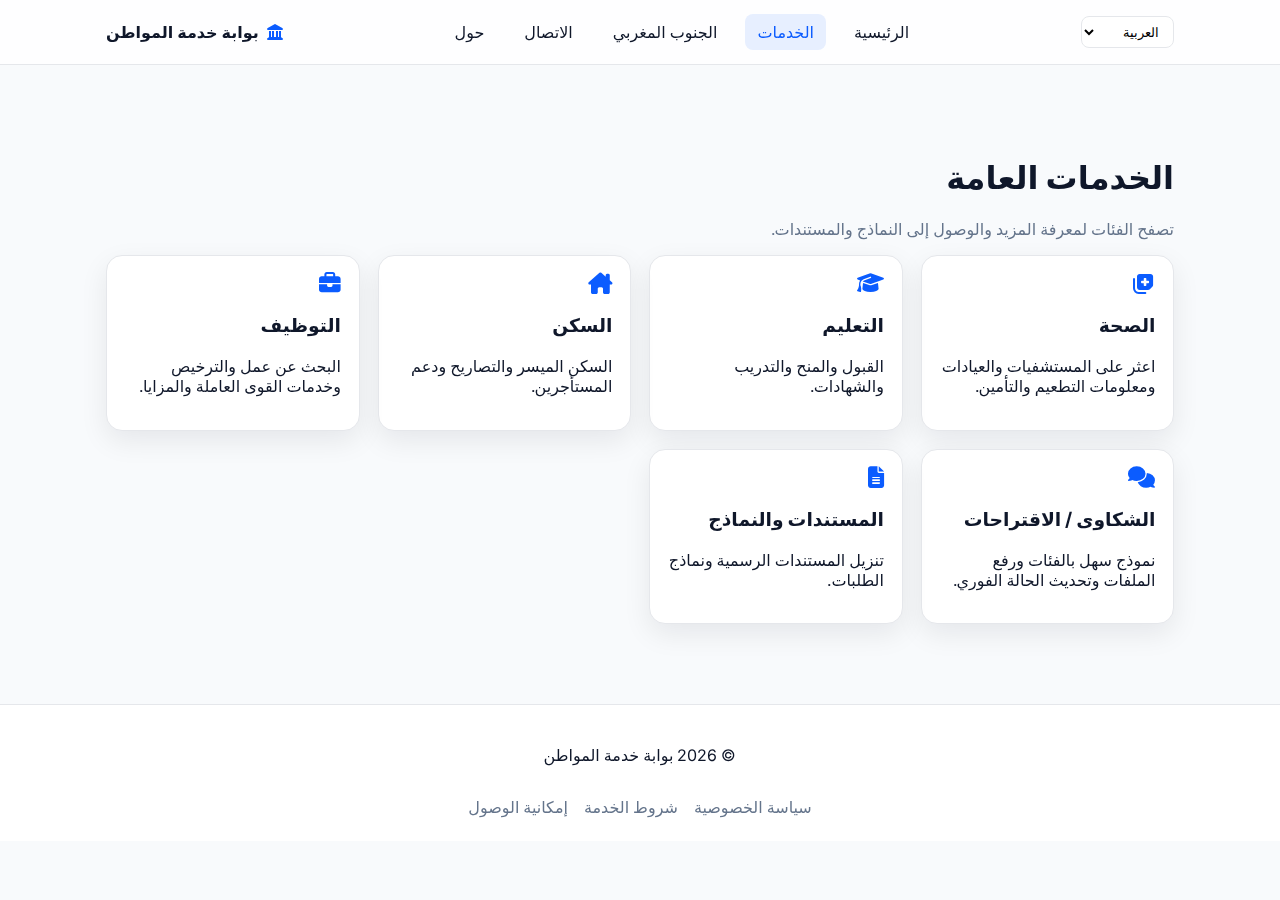
<file: services.html>
<!DOCTYPE html>
<html lang="en">
<head>
  <meta charset="UTF-8" />
  <meta name="viewport" content="width=device-width, initial-scale=1" />
  <title data-i18n="titles.services">Public Services</title>
  <link rel="preconnect" href="https://fonts.googleapis.com">
  <link rel="preconnect" href="https://fonts.gstatic.com" crossorigin>
  <link href="https://fonts.googleapis.com/css2?family=Inter:wght@400;500;600;700&display=swap" rel="stylesheet">
  <link rel="stylesheet" href="https://cdnjs.cloudflare.com/ajax/libs/font-awesome/6.5.0/css/all.min.css" crossorigin="anonymous" referrerpolicy="no-referrer" />
  <link rel="stylesheet" href="./assets/css/styles.css" />
</head>
<body>
  <header class="navbar">
    <div class="container nav-inner">
      <a href="index.html" class="logo">
        <i class="fa-solid fa-landmark"></i>
        <span data-i18n="brand">Citizen Service Portal</span>
      </a>
      <nav class="nav-links" id="primary-nav">
        <a href="index.html" data-i18n="nav.home">Home</a>
        <a class="active" href="services.html" data-i18n="nav.services">Services</a>
        <a href="southern-morocco.html" data-i18n="nav.south">Southern Morocco</a>
        <a href="contact.html" data-i18n="nav.contact">Contact</a>
        <a href="about.html" data-i18n="nav.about">About</a>
      </nav>
      <div class="nav-actions">
        <button class="nav-toggle" aria-label="Menu" aria-controls="primary-nav" aria-expanded="false">
          <i class="fa-solid fa-bars"></i>
        </button>
        <label for="lang" class="sr-only" data-i18n="language.select_label">Select language</label>
        <select id="lang" class="lang-switcher" aria-label="Language selector">
          <option value="en">English</option>
          <option value="ar">العربية</option>
          <option value="fr">Français</option>
        </select>
      </div>
    </div>
  </header>

  <main class="main">
    <section class="section">
      <div class="container">
        <h1 data-i18n="services.title">Public Services</h1>
        <p class="muted" data-i18n="services.desc">Browse categories to learn more and access forms and documents.</p>
        <div class="card-grid">
          <a class="card" id="health" href="medical-docs.html">
            <i class="fa-solid fa-notes-medical card-icon" aria-hidden="true"></i>
            <h3 data-i18n="services.categories.health">Health</h3>
            <p data-i18n="services.cards.health">Find hospitals, clinics, immunization and insurance information.</p>
          </a>
          <a class="card" id="education" href="education-courses.html">
            <i class="fa-solid fa-graduation-cap card-icon" aria-hidden="true"></i>
            <h3 data-i18n="services.categories.education">Education</h3>
            <p data-i18n="services.cards.education">Admissions, scholarships, training, and certifications.</p>
          </a>
          <a class="card" id="housing" href="housing-listings.html">
            <i class="fa-solid fa-house-chimney card-icon" aria-hidden="true"></i>
            <h3 data-i18n="services.categories.housing">Housing</h3>
            <p data-i18n="services.cards.housing">Affordable housing, permits, and tenant support.</p>
          </a>
          <a class="card" id="employment" href="employment-jobs.html">
            <i class="fa-solid fa-briefcase card-icon" aria-hidden="true"></i>
            <h3 data-i18n="services.categories.employment">Employment</h3>
            <p data-i18n="services.cards.employment">Job search, licensing, workforce and benefits.</p>
          </a>
          <a class="card" id="feedback" href="complaints.html">
            <i class="fa-solid fa-comments card-icon" aria-hidden="true"></i>
            <h3 data-i18n="services.categories.feedback">Complaints / Suggestions</h3>
            <p data-i18n="services.cards.feedback">Intuitive form with categories, file upload, and real‑time status.</p>
          </a>
          <a class="card" id="documents" href="#documents">
            <i class="fa-solid fa-file-lines card-icon" aria-hidden="true"></i>
            <h3 data-i18n="services.categories.documents">Documents & Forms</h3>
            <p data-i18n="services.cards.documents">Download official documents and application forms.</p>
          </a>
        </div>
      </div>
    </section>
  </main>

  <footer class="footer">
    <div class="container footer-inner">
      <p>© <span id="year"></span> <span data-i18n="brand">Citizen Service Portal</span></p>
      <nav class="footer-links">
        <a href="privacy.html" data-i18n="footer.privacy">Privacy Policy</a>
        <a href="terms.html" data-i18n="footer.terms">Terms of Service</a>
        <a href="accessibility.html" data-i18n="footer.accessibility">Accessibility</a>
      </nav>
    </div>
  </footer>

  <script src="./assets/js/i18n.js"></script>
  <script src="./assets/js/main.js"></script>
</body>
</html>
</file>
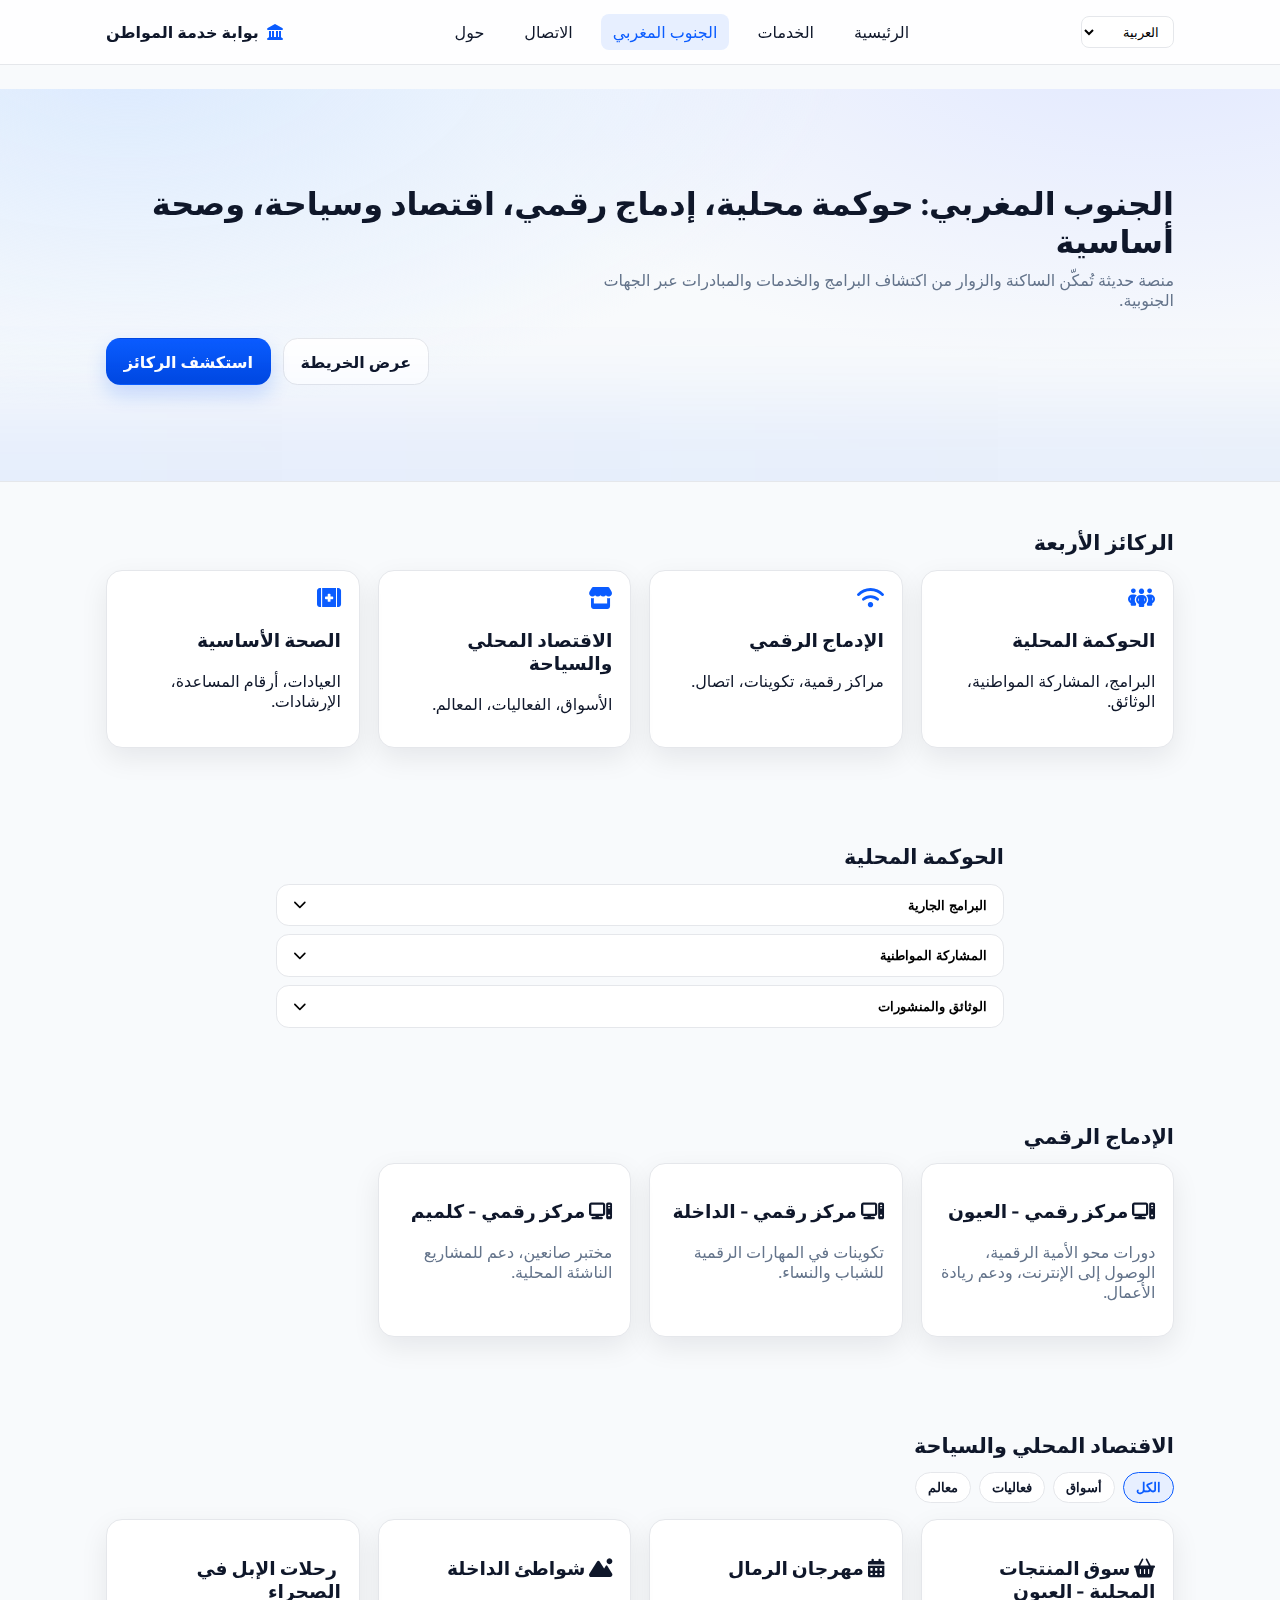
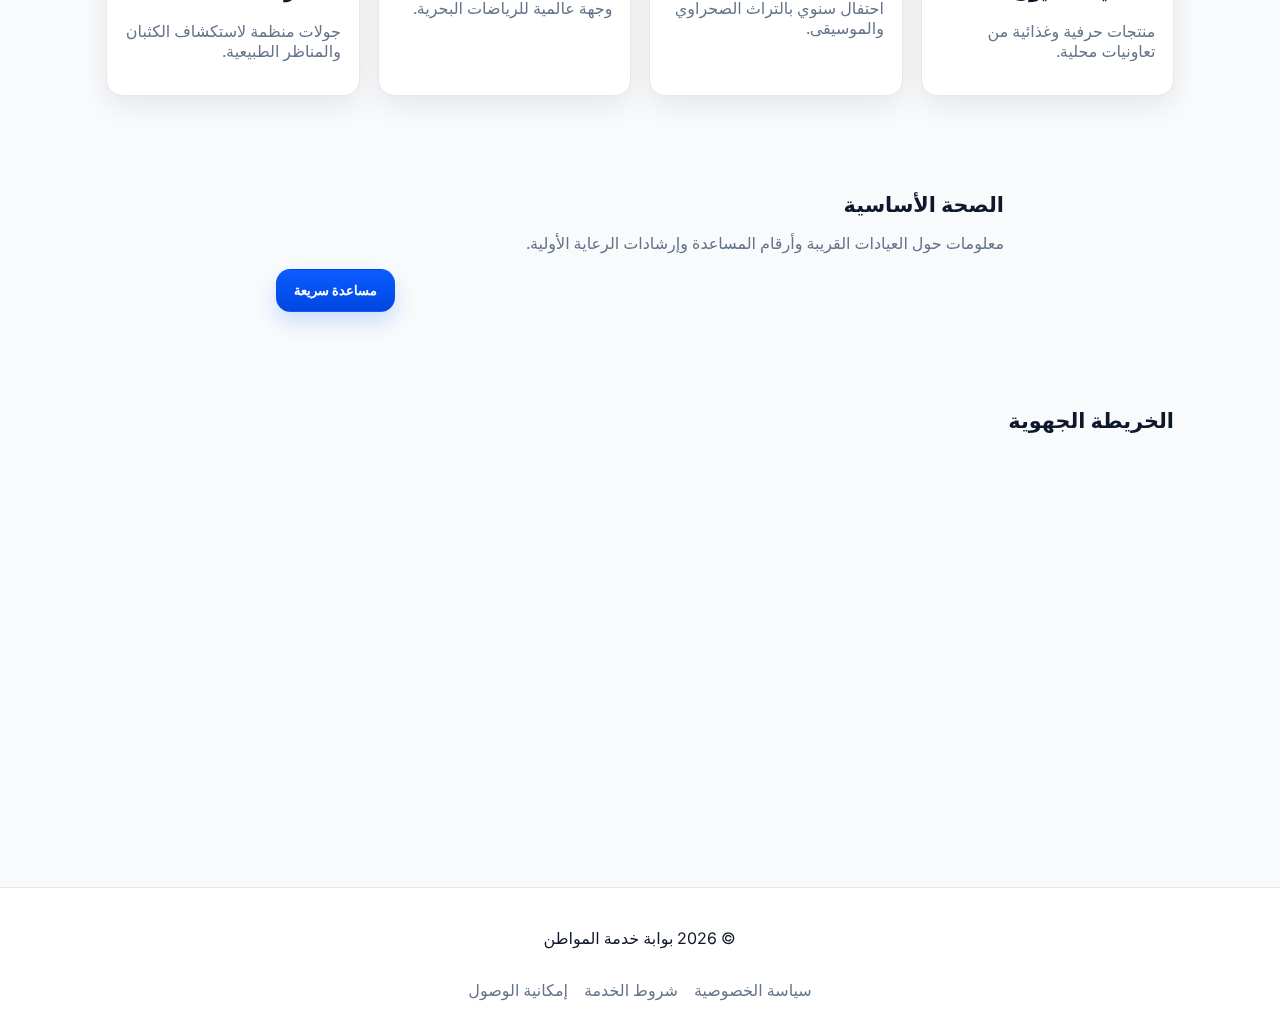
<file: southern-morocco.html>
<!DOCTYPE html>
<html lang="ar">
<head>
  <meta charset="UTF-8" />
  <meta name="viewport" content="width=device-width, initial-scale=1" />
  <title data-i18n="sm.title">الجنوب المغربي</title>
  <link rel="preconnect" href="https://fonts.googleapis.com">
  <link rel="preconnect" href="https://fonts.gstatic.com" crossorigin>
  <link href="https://fonts.googleapis.com/css2?family=Inter:wght@400;500;600;700&display=swap" rel="stylesheet">
  <link rel="stylesheet" href="https://cdnjs.cloudflare.com/ajax/libs/font-awesome/6.5.0/css/all.min.css" crossorigin="anonymous" referrerpolicy="no-referrer" />
  <link rel="stylesheet" href="./assets/css/styles.css" />
</head>
<body>
  <header class="navbar">
    <div class="container nav-inner">
      <a href="index.html" class="logo">
        <i class="fa-solid fa-landmark"></i>
        <span data-i18n="brand">بوابة خدمة المواطن</span>
      </a>
      <nav class="nav-links" id="primary-nav">
        <a href="index.html" data-i18n="nav.home">الرئيسية</a>
        <a href="services.html" data-i18n="nav.services">الخدمات</a>
        <a href="southern-morocco.html" class="active" data-i18n="nav.south">الجنوب المغربي</a>
        <a href="contact.html" data-i18n="nav.contact">الاتصال</a>
        <a href="about.html" data-i18n="nav.about">حول</a>
      </nav>
      <div class="nav-actions">
        <button class="nav-toggle" aria-label="Menu" aria-controls="primary-nav" aria-expanded="false">
          <i class="fa-solid fa-bars"></i>
        </button>
        <label for="lang" class="sr-only" data-i18n="language.select_label">اختر اللغة</label>
        <select id="lang" class="lang-switcher" aria-label="Language selector">
          <option value="en">English</option>
          <option value="ar">العربية</option>
          <option value="fr">Français</option>
        </select>
      </div>
    </div>
  </header>

  <main class="main">
    <!-- Hero -->
    <section class="hero">
      <div class="container hero-inner">
        <h1 class="hero-title" data-i18n="sm.hero_title">الجنوب المغربي: حوكمة محلية، إدماج رقمي، اقتصاد وسياحة، وصحة أساسية</h1>
        <p class="hero-sub" data-i18n="sm.hero_desc">منصة حديثة تُمكّن الساكنة والزوار من اكتشاف البرامج والخدمات والمبادرات عبر الجهات الجنوبية.</p>
        <div class="hero-ctas">
          <a class="btn btn-primary" href="#pillars" data-i18n="sm.cta.explore">استكشف الركائز</a>
          <a class="btn btn-outline" href="#map" data-i18n="sm.cta.map">عرض الخريطة</a>
        </div>
      </div>
    </section>

    <!-- Four pillars cards -->
    <section id="pillars" class="section">
      <div class="container">
        <h2 class="section-title" data-i18n="sm.pillars_title">الركائز الأربعة</h2>
        <div class="card-grid">
          <a class="card" href="#governance">
            <i class="fa-solid fa-people-group card-icon"></i>
            <h3 data-i18n="sm.pillars.governance">الحوكمة المحلية</h3>
            <p data-i18n="sm.pillars.governance_desc">البرامج، المشاركة المواطنية، الوثائق.</p>
          </a>
          <a class="card" href="#inclusion">
            <i class="fa-solid fa-wifi card-icon"></i>
            <h3 data-i18n="sm.pillars.inclusion">الإدماج الرقمي</h3>
            <p data-i18n="sm.pillars.inclusion_desc">مراكز رقمية، تكوينات، اتصال.</p>
          </a>
          <a class="card" href="#economy">
            <i class="fa-solid fa-store card-icon"></i>
            <h3 data-i18n="sm.pillars.economy">الاقتصاد المحلي والسياحة</h3>
            <p data-i18n="sm.pillars.economy_desc">الأسواق، الفعاليات، المعالم.</p>
          </a>
          <a class="card" href="#health">
            <i class="fa-solid fa-kit-medical card-icon"></i>
            <h3 data-i18n="sm.pillars.health">الصحة الأساسية</h3>
            <p data-i18n="sm.pillars.health_desc">العيادات، أرقام المساعدة، الإرشادات.</p>
          </a>
        </div>
      </div>
    </section>

    <!-- Governance: accordion -->
    <section id="governance" class="section">
      <div class="container narrow">
        <h2 class="section-title" data-i18n="sm.gov_title">الحوكمة المحلية</h2>
        <div class="accordion" data-accordion>
          <div class="accordion-item">
            <button class="accordion-header" aria-expanded="false">
              <span data-i18n="sm.gov.programs">البرامج الجارية</span>
              <i class="fa-solid fa-chevron-down"></i>
            </button>
            <div class="accordion-panel">
              <p data-i18n="sm.gov.programs_desc">مبادرات تحسين البنية التحتية والخدمات العمومية، ومشاريع التنمية الترابية.</p>
            </div>
          </div>
          <div class="accordion-item">
            <button class="accordion-header" aria-expanded="false">
              <span data-i18n="sm.gov.participation">المشاركة المواطنية</span>
              <i class="fa-solid fa-chevron-down"></i>
            </button>
            <div class="accordion-panel">
              <p data-i18n="sm.gov.participation_desc">آليات الاقتراح والتشاور العمومي والميزانية التشاركية.</p>
            </div>
          </div>
          <div class="accordion-item">
            <button class="accordion-header" aria-expanded="false">
              <span data-i18n="sm.gov.docs">الوثائق والمنشورات</span>
              <i class="fa-solid fa-chevron-down"></i>
            </button>
            <div class="accordion-panel">
              <p data-i18n="sm.gov.docs_desc">تقارير، محاضر اجتماعات، وملفات للتحميل.</p>
            </div>
          </div>
        </div>
      </div>
    </section>

    <!-- Digital inclusion: centers list (static prototype) -->
    <section id="inclusion" class="section">
      <div class="container">
        <h2 class="section-title" data-i18n="sm.inc_title">الإدماج الرقمي</h2>
        <div class="card-grid">
          <div class="card">
            <h3><i class="fa-solid fa-computer"></i> <span data-i18n="sm.inc.center1">مركز رقمي - العيون</span></h3>
            <p class="muted" data-i18n="sm.inc.center1_desc">دورات محو الأمية الرقمية، الوصول إلى الإنترنت، ودعم ريادة الأعمال.</p>
          </div>
          <div class="card">
            <h3><i class="fa-solid fa-computer"></i> <span data-i18n="sm.inc.center2">مركز رقمي - الداخلة</span></h3>
            <p class="muted" data-i18n="sm.inc.center2_desc">تكوينات في المهارات الرقمية للشباب والنساء.</p>
          </div>
          <div class="card">
            <h3><i class="fa-solid fa-computer"></i> <span data-i18n="sm.inc.center3">مركز رقمي - كلميم</span></h3>
            <p class="muted" data-i18n="sm.inc.center3_desc">مختبر صانعين، دعم للمشاريع الناشئة المحلية.</p>
          </div>
        </div>
      </div>
    </section>

    <!-- Economy & Tourism: filter chips + attraction cards -->
    <section id="economy" class="section">
      <div class="container">
        <h2 class="section-title" data-i18n="sm.eco_title">الاقتصاد المحلي والسياحة</h2>
        <div class="chips" data-filter>
          <button class="chip active" data-filter-value="all" data-i18n="sm.eco.filter_all">الكل</button>
          <button class="chip" data-filter-value="market" data-i18n="sm.eco.filter_market">أسواق</button>
          <button class="chip" data-filter-value="event" data-i18n="sm.eco.filter_event">فعاليات</button>
          <button class="chip" data-filter-value="attraction" data-i18n="sm.eco.filter_attraction">معالم</button>
        </div>
        <div class="card-grid" id="eco-grid">
          <div class="card" data-type="market">
            <h3><i class="fa-solid fa-basket-shopping"></i> <span data-i18n="sm.eco.market1">سوق المنتجات المحلية - العيون</span></h3>
            <p class="muted" data-i18n="sm.eco.market1_desc">منتجات حرفية وغذائية من تعاونيات محلية.</p>
          </div>
          <div class="card" data-type="event">
            <h3><i class="fa-solid fa-calendar-days"></i> <span data-i18n="sm.eco.event1">مهرجان الرمال</span></h3>
            <p class="muted" data-i18n="sm.eco.event1_desc">احتفال سنوي بالتراث الصحراوي والموسيقى.</p>
          </div>
          <div class="card" data-type="attraction">
            <h3><i class="fa-solid fa-mountain-sun"></i> <span data-i18n="sm.eco.attr1">شواطئ الداخلة</span></h3>
            <p class="muted" data-i18n="sm.eco.attr1_desc">وجهة عالمية للرياضات البحرية.</p>
          </div>
          <div class="card" data-type="attraction">
            <h3><i class="fa-solid fa-camel"></i> <span data-i18n="sm.eco.attr2">رحلات الإبل في الصحراء</span></h3>
            <p class="muted" data-i18n="sm.eco.attr2_desc">جولات منظمة لاستكشاف الكثبان والمناظر الطبيعية.</p>
          </div>
        </div>
      </div>
    </section>

    <!-- Health: quick help modal -->
    <section id="health" class="section">
      <div class="container narrow">
        <h2 class="section-title" data-i18n="sm.health_title">الصحة الأساسية</h2>
        <p class="muted" data-i18n="sm.health_desc">معلومات حول العيادات القريبة وأرقام المساعدة وإرشادات الرعاية الأولية.</p>
        <div class="form-actions">
          <button class="btn btn-primary" data-open-modal="#help-modal" data-i18n="sm.health.quick_help">مساعدة سريعة</button>
        </div>
      </div>
    </section>

    <!-- Map placeholder -->
    <section id="map" class="section">
      <div class="container">
        <h2 class="section-title" data-i18n="sm.map_title">الخريطة الجهوية</h2>
        <div class="map-placeholder" aria-label="Map" role="img" style="height:360px">
          <iframe title="Map" src="https://www.openstreetmap.org/export/embed.html?bbox=-17.6%2C20.7%2C-6.5%2C29.5&layer=mapnik" style="border:0;width:100%;height:100%"></iframe>
        </div>
      </div>
    </section>
  </main>

  <!-- Modal -->
  <div class="modal" id="help-modal" aria-hidden="true" role="dialog" aria-labelledby="help-title">
    <div class="modal-backdrop" data-close-modal></div>
    <div class="modal-dialog">
      <div class="modal-header">
        <h3 id="help-title" data-i18n="sm.modal.title">مساعدة صحية سريعة</h3>
        <button class="modal-close" aria-label="Close" data-close-modal><i class="fa-solid fa-xmark"></i></button>
      </div>
      <div class="modal-body">
        <p><strong data-i18n="sm.modal.hotline">الخط الساخن:</strong> <a href="tel:141">141</a></p>
        <p><strong data-i18n="sm.modal.emergency">الطوارئ:</strong> <a href="tel:150">150</a></p>
        <p class="muted" data-i18n="sm.modal.note">للحالات الخطيرة، يرجى الاتصال بالطوارئ فورًا.</p>
      </div>
      <div class="modal-footer">
        <button class="btn btn-outline" data-close-modal data-i18n="sm.modal.close">إغلاق</button>
      </div>
    </div>
  </div>

  <footer class="footer">
    <div class="container footer-inner">
      <p>© <span id="year"></span> <span data-i18n="brand">بوابة خدمة المواطن</span></p>
      <nav class="footer-links">
        <a href="privacy.html" data-i18n="footer.privacy">سياسة الخصوصية</a>
        <a href="terms.html" data-i18n="footer.terms">شروط الخدمة</a>
        <a href="accessibility.html" data-i18n="footer.accessibility">إمكانية الوصول</a>
      </nav>
    </div>
  </footer>

  <script src="./assets/js/i18n.js"></script>
  <script src="./assets/js/main.js"></script>
</body>
</html>
</file>
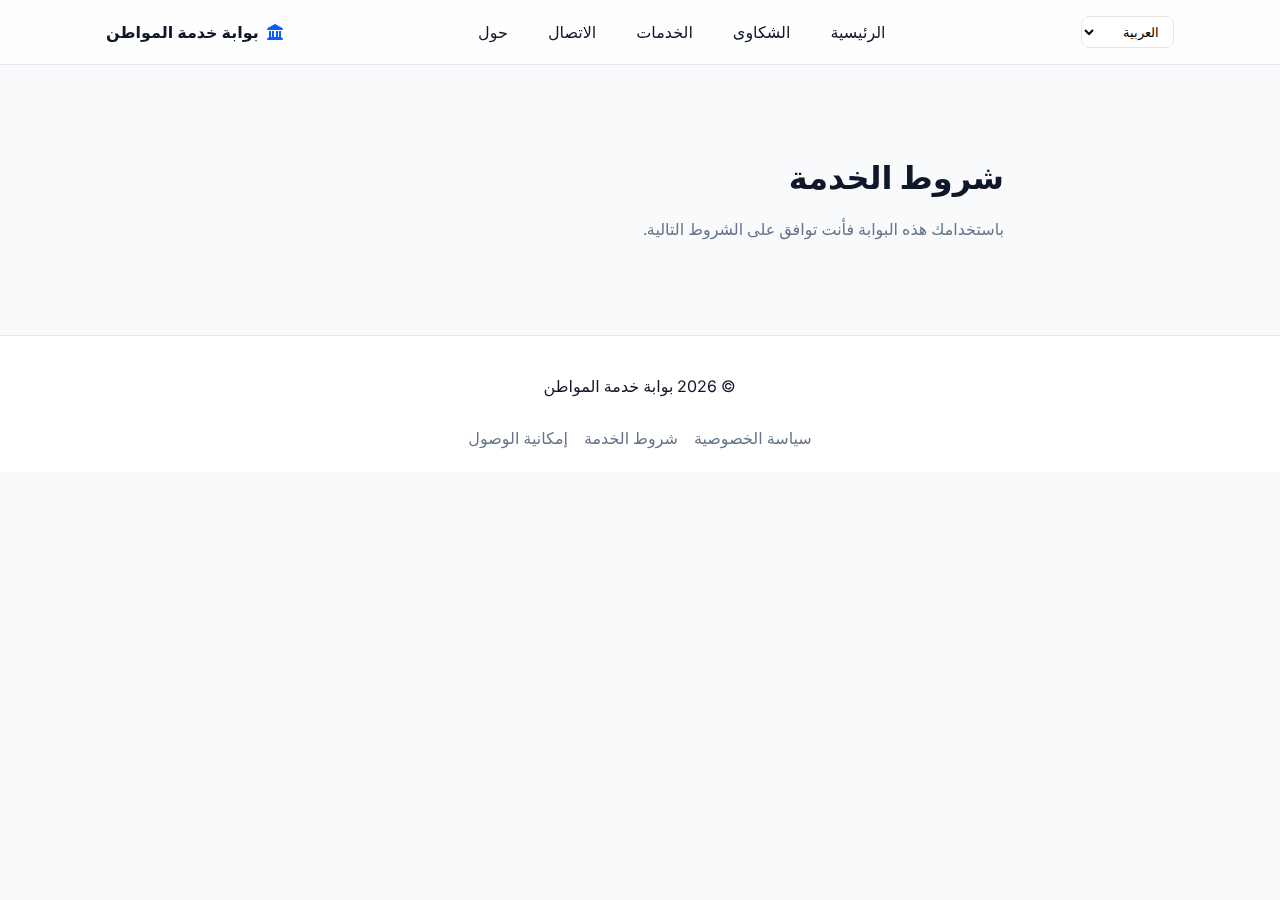
<file: terms.html>
<!DOCTYPE html>
<html lang="en">
<head>
  <meta charset="UTF-8" />
  <meta name="viewport" content="width=device-width, initial-scale=1" />
  <title data-i18n="titles.terms">Terms of Service</title>
  <link rel="preconnect" href="https://fonts.googleapis.com">
  <link rel="preconnect" href="https://fonts.gstatic.com" crossorigin>
  <link href="https://fonts.googleapis.com/css2?family=Inter:wght@400;500;600;700&display=swap" rel="stylesheet">
  <link rel="stylesheet" href="https://cdnjs.cloudflare.com/ajax/libs/font-awesome/6.5.0/css/all.min.css" crossorigin="anonymous" referrerpolicy="no-referrer" />
  <link rel="stylesheet" href="./assets/css/styles.css" />
</head>
<body>
  <header class="navbar">
    <div class="container nav-inner">
      <a href="index.html" class="logo">
        <i class="fa-solid fa-landmark"></i>
        <span data-i18n="brand">Citizen Service Portal</span>
      </a>
      <nav class="nav-links">
        <a href="index.html" data-i18n="nav.home">Home</a>
        <a href="complaints.html" data-i18n="nav.complaints">Complaints</a>
        <a href="services.html" data-i18n="nav.services">Services</a>
        <a href="contact.html" data-i18n="nav.contact">Contact</a>
        <a href="about.html" data-i18n="nav.about">About</a>
      </nav>
      <div class="nav-actions">
        <label for="lang" class="sr-only" data-i18n="language.select_label">Select language</label>
        <select id="lang" class="lang-switcher" aria-label="Language selector">
          <option value="en">English</option>
          <option value="ar">العربية</option>
          <option value="fr">Français</option>
        </select>
      </div>
    </div>
  </header>

  <main class="main">
    <section class="section">
      <div class="container narrow">
        <h1 data-i18n="terms.title">Terms of Service</h1>
        <p class="muted" data-i18n="terms.intro">By using this portal, you agree to the following terms.</p>
      </div>
    </section>
  </main>

  <footer class="footer">
    <div class="container footer-inner">
      <p>© <span id="year"></span> <span data-i18n="brand">Citizen Service Portal</span></p>
      <nav class="footer-links">
        <a href="privacy.html" data-i18n="footer.privacy">Privacy Policy</a>
        <a href="terms.html" data-i18n="footer.terms">Terms of Service</a>
        <a href="accessibility.html" data-i18n="footer.accessibility">Accessibility</a>
      </nav>
    </div>
  </footer>

  <script src="./assets/js/i18n.js"></script>
  <script src="./assets/js/main.js"></script>
</body>
</html>
</file>
<file: assets/css/styles.css>
/* Base Theme - Clean government style in blue/white */
:root{--bg:#f8fafc;--text:#0f172a;--muted:#64748b;--primary:#0b5cff;--primary-600:#0047e1;--primary-100:#e7efff;--border:#e5e7eb;--card:#ffffff;--shadow:0 10px 28px rgba(2,6,23,0.08)}
*{box-sizing:border-box}
html,body{height:100%}
html{scroll-behavior:smooth}
body{margin:0;font-family:Inter,system-ui,-apple-system,Segoe UI,Roboto,Helvetica,Arial,sans-serif;background:var(--bg);color:var(--text);}

/* Accessibility helpers */
.sr-only{position:absolute;width:1px;height:1px;padding:0;margin:-1px;overflow:hidden;clip:rect(0,0,0,0);white-space:nowrap;border:0}

/* Navbar */
.navbar{position:sticky;top:0;z-index:50;background:rgba(255,255,255,.8);border-bottom:1px solid var(--border);backdrop-filter:saturate(140%) blur(10px)}
.nav-inner{display:flex;align-items:center;justify-content:space-between;height:64px}
.logo{display:flex;align-items:center;gap:.5rem;color:var(--text);text-decoration:none;font-weight:700}
.logo i{color:var(--primary)}
.nav-links{display:flex;gap:1rem}
.nav-links a{color:var(--text);text-decoration:none;padding:.5rem .75rem;border-radius:.5rem}
.nav-links a:hover,.nav-links a.active{background:var(--primary-100);color:var(--primary)}
.nav-actions{display:flex;align-items:center;gap:.75rem}
.nav-toggle{display:none;align-items:center;justify-content:center;width:40px;height:40px;border:1px solid var(--border);border-radius:.6rem;background:#fff;color:var(--text)}
.nav-toggle:active{transform:scale(0.98)}
.lang-switcher{padding:.4rem .6rem;border:1px solid var(--border);border-radius:.5rem;background:#fff}

/* Layout */
.container{max-width:1100px;margin:0 auto;padding:0 1rem}
.main{padding-top:24px}
.section{padding:48px 0}
.narrow{max-width:760px}

/* Hero */
.hero{position:relative;background:radial-gradient(1200px 600px at 10% -10%, #dbeafe 0%, transparent 60%), radial-gradient(1200px 600px at 90% -20%, #e0e7ff 0%, transparent 60%);padding:96px 0;border-bottom:1px solid var(--border);overflow:hidden}
.hero::after{content:"";position:absolute;inset:auto -20% -40% -20%;height:240px;background:linear-gradient(90deg, rgba(11,92,255,0.08), rgba(0,71,225,0.06));filter:blur(40px)}
.hero-title{font-size:clamp(1.8rem,2.5vw,2.7rem);line-height:1.2;margin:0 0 .5rem}
.hero-sub{color:var(--muted);margin:0 0 1.75rem;max-width:62ch}
.hero-ctas{display:flex;flex-wrap:wrap;gap:.75rem}

/* Buttons */
.btn{display:inline-flex;align-items:center;gap:.5rem;padding:.8rem 1.05rem;border-radius:.9rem;border:1px solid transparent;text-decoration:none;font-weight:700;transition:transform .08s ease, box-shadow .2s ease}
.btn:active{transform:translateY(1px)}
.btn-primary{background:linear-gradient(180deg,var(--primary),var(--primary-600));color:#fff;box-shadow:0 10px 20px rgba(11,92,255,0.18)}
.btn-primary:hover{filter:saturate(110%)}
.btn-outline{background:#fff;border-color:var(--border);color:var(--text)}
.btn-outline:hover{border-color:var(--primary);color:var(--primary);box-shadow:0 6px 16px rgba(2,6,23,0.06)}
.btn-ghost{background:transparent;color:var(--primary)}
.btn-ghost:hover{background:var(--primary-100)}

/* Cards */
.card-grid{display:grid;grid-template-columns:repeat(4,1fr);gap:18px}
.card{background:var(--card);border:1px solid var(--border);border-radius:1rem;padding:1.1rem;text-decoration:none;color:inherit;box-shadow:var(--shadow);transition:transform .16s ease, box-shadow .2s ease, border-color .2s ease}
.card:hover{transform:translateY(-4px);box-shadow:0 16px 32px rgba(2,6,23,0.12);border-color:transparent;outline:2px solid var(--primary-100)}
.card-icon{font-size:1.35rem;color:var(--primary)}

/* Forms */
.form-card{background:var(--card);border:1px solid var(--border);border-radius:1rem;padding:1.1rem;box-shadow:var(--shadow)}
.form-field{display:flex;flex-direction:column;gap:.4rem;margin-bottom:1rem}
.form-field input,.form-field select,.form-field textarea{padding:.7rem .8rem;border:1px solid var(--border);border-radius:.6rem;font:inherit}
.form-field input:focus,.form-field select:focus,.form-field textarea:focus{outline:2px solid var(--primary-100);border-color:var(--primary-600)}
.form-actions{display:flex;justify-content:flex-end}
.form-success{margin-top:1rem;color:#0a7c3b;font-weight:600}

/* Status box for complaints */
.status-card{margin-top:1rem;background:#fff;border:1px solid var(--border);border-radius:.8rem;padding:1rem;box-shadow:var(--shadow)}
.status-list{display:flex;gap:.75rem;flex-wrap:wrap;padding:0;margin:.5rem 0 0;list-style:none}
.status-list li{padding:.35rem .6rem;border:1px solid var(--border);border-radius:999px;background:#fff;color:var(--muted);font-weight:600}
.status-list li.current{border-color:var(--primary);color:var(--primary);background:var(--primary-100)}
.status-list li.done{border-color:#22c55e;color:#16a34a;background:#dcfce7}

/* Contact */
.contact-grid{display:grid;grid-template-columns:1fr 1fr;gap:18px}
.contact-card,.map-card{background:var(--card);border:1px solid var(--border);border-radius:1rem;padding:1.1rem;box-shadow:var(--shadow)}
.map-placeholder{width:100%;height:320px;border-radius:.6rem;overflow:hidden}

/* Footer */
.footer{border-top:1px solid var(--border);padding:24px 0;margin-top:32px;background:#fff}
.footer-inner{display:flex;justify-content:space-between;align-items:center;gap:1rem}
.footer-links{display:flex;gap:1rem}
.footer a{color:var(--muted);text-decoration:none}
.footer a:hover{color:var(--primary)}

/* Titles */
.section-title{font-size:1.3rem;margin:0 0 .9rem}
.muted{color:var(--muted)}

/* Responsive */
@media (max-width: 1024px){.card-grid{grid-template-columns:repeat(3,1fr)}}
@media (max-width: 768px){
  .nav-toggle{display:inline-flex}
  .nav-links{position:fixed;inset:64px 0 0 0;background:#fff;display:none;flex-direction:column;padding:1rem;gap:.25rem;border-top:1px solid var(--border)}
  .nav-links a{padding:.9rem 1rem;border-radius:.7rem}
  .nav-links.open{display:flex}
  .card-grid{grid-template-columns:repeat(2,1fr)}
  .contact-grid{grid-template-columns:1fr}
}
@media (max-width: 520px){.card-grid{grid-template-columns:1fr}}

/* RTL tweaks */
html[dir="rtl"] body{direction:rtl}
html[dir="rtl"] .hero-ctas{flex-direction:row-reverse}
html[dir="rtl"] .footer-inner{flex-direction:column}
html[dir="rtl"] .nav-inner{flex-direction:row-reverse}
html[dir="rtl"] .nav-links{align-items:flex-start}

/* Chips (filters) */
.chips{display:flex;flex-wrap:wrap;gap:.5rem;margin:.5rem 0 1rem}
.chip{padding:.45rem .75rem;border:1px solid var(--border);border-radius:999px;background:#fff;color:var(--text);font-weight:600;cursor:pointer}
.chip:hover{border-color:var(--primary);color:var(--primary)}
.chip.active{background:var(--primary-100);border-color:var(--primary);color:var(--primary)}

/* Accordion */
.accordion{display:grid;gap:.5rem}
.accordion-header{width:100%;display:flex;align-items:center;justify-content:space-between;gap:.75rem;padding:.8rem 1rem;border:1px solid var(--border);border-radius:.8rem;background:#fff;font-weight:600;cursor:pointer}
.accordion-panel{display:none;padding:1rem;border:1px solid var(--border);border-top:0;border-radius:0 0 .8rem .8rem;background:#fff}
.accordion-item.open .accordion-panel{display:block}
.accordion-item.open .accordion-header i{transform:rotate(180deg)}

/* Modal */
.modal{position:fixed;inset:0;display:none;z-index:100}
.modal[aria-hidden="false"]{display:block}
.modal-backdrop{position:absolute;inset:0;background:rgba(2,6,23,0.45);backdrop-filter:blur(2px)}
.modal-dialog{position:relative;max-width:560px;margin:10vh auto;background:#fff;border:1px solid var(--border);border-radius:1rem;box-shadow:var(--shadow);overflow:hidden}
.modal-header,.modal-footer{display:flex;align-items:center;justify-content:space-between;padding:1rem;border-bottom:1px solid var(--border)}
.modal-footer{border-bottom:0;border-top:1px solid var(--border)}
.modal-body{padding:1rem}
.modal-close{background:#fff;border:1px solid var(--border);border-radius:.6rem;width:36px;height:36px;display:inline-flex;align-items:center;justify-content:center;cursor:pointer}
</file>
